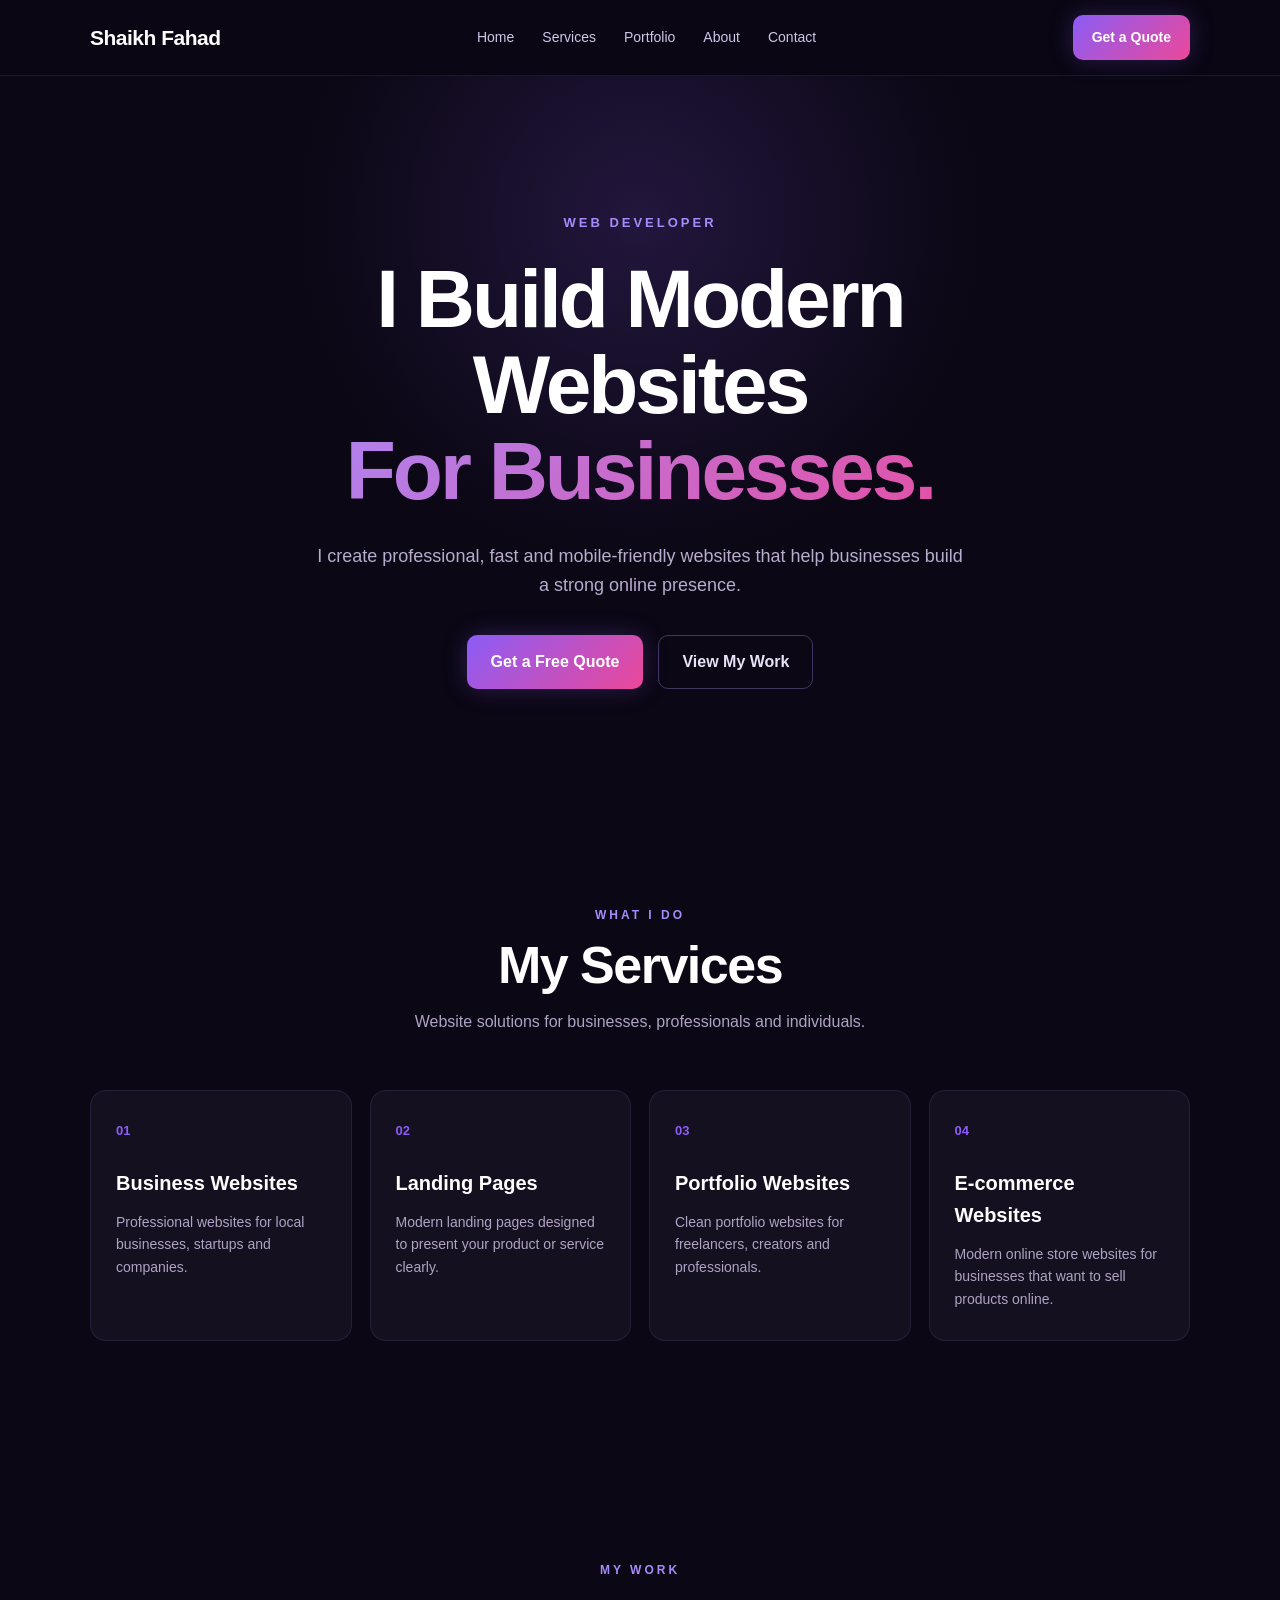
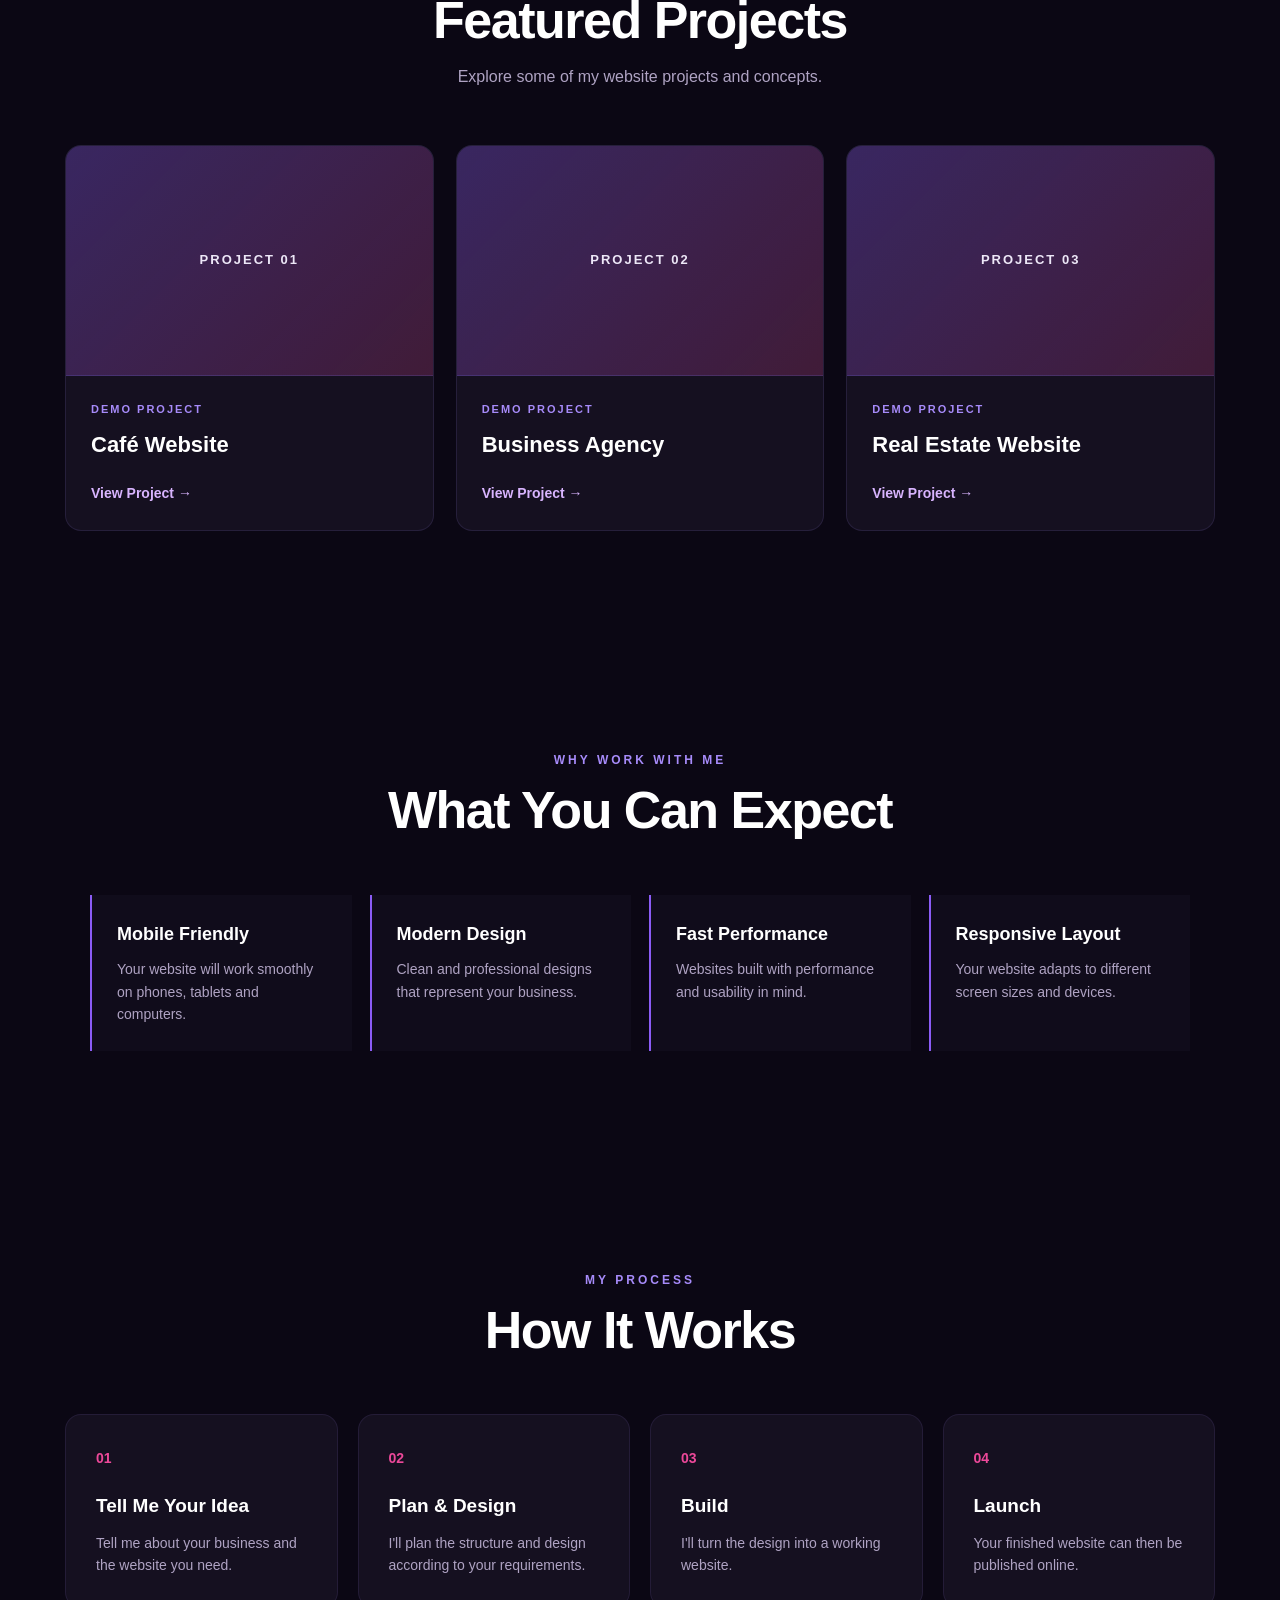
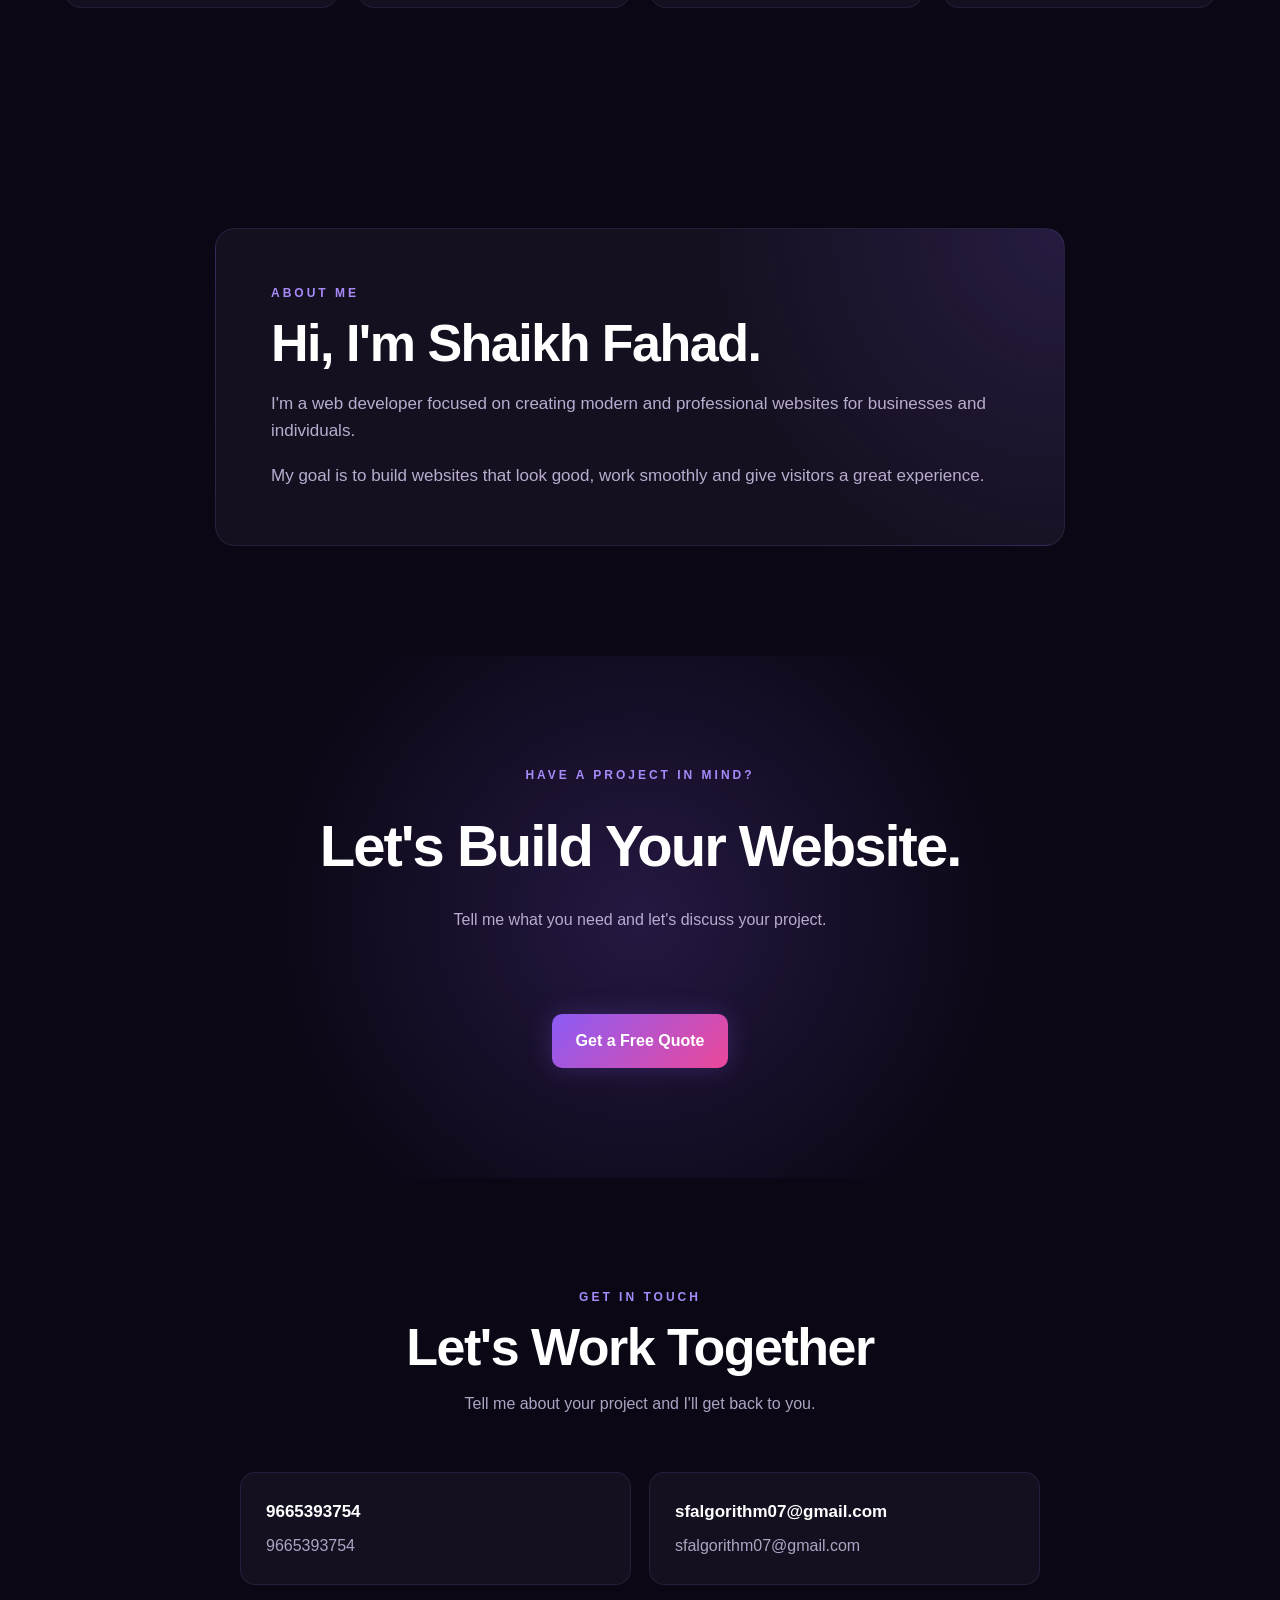
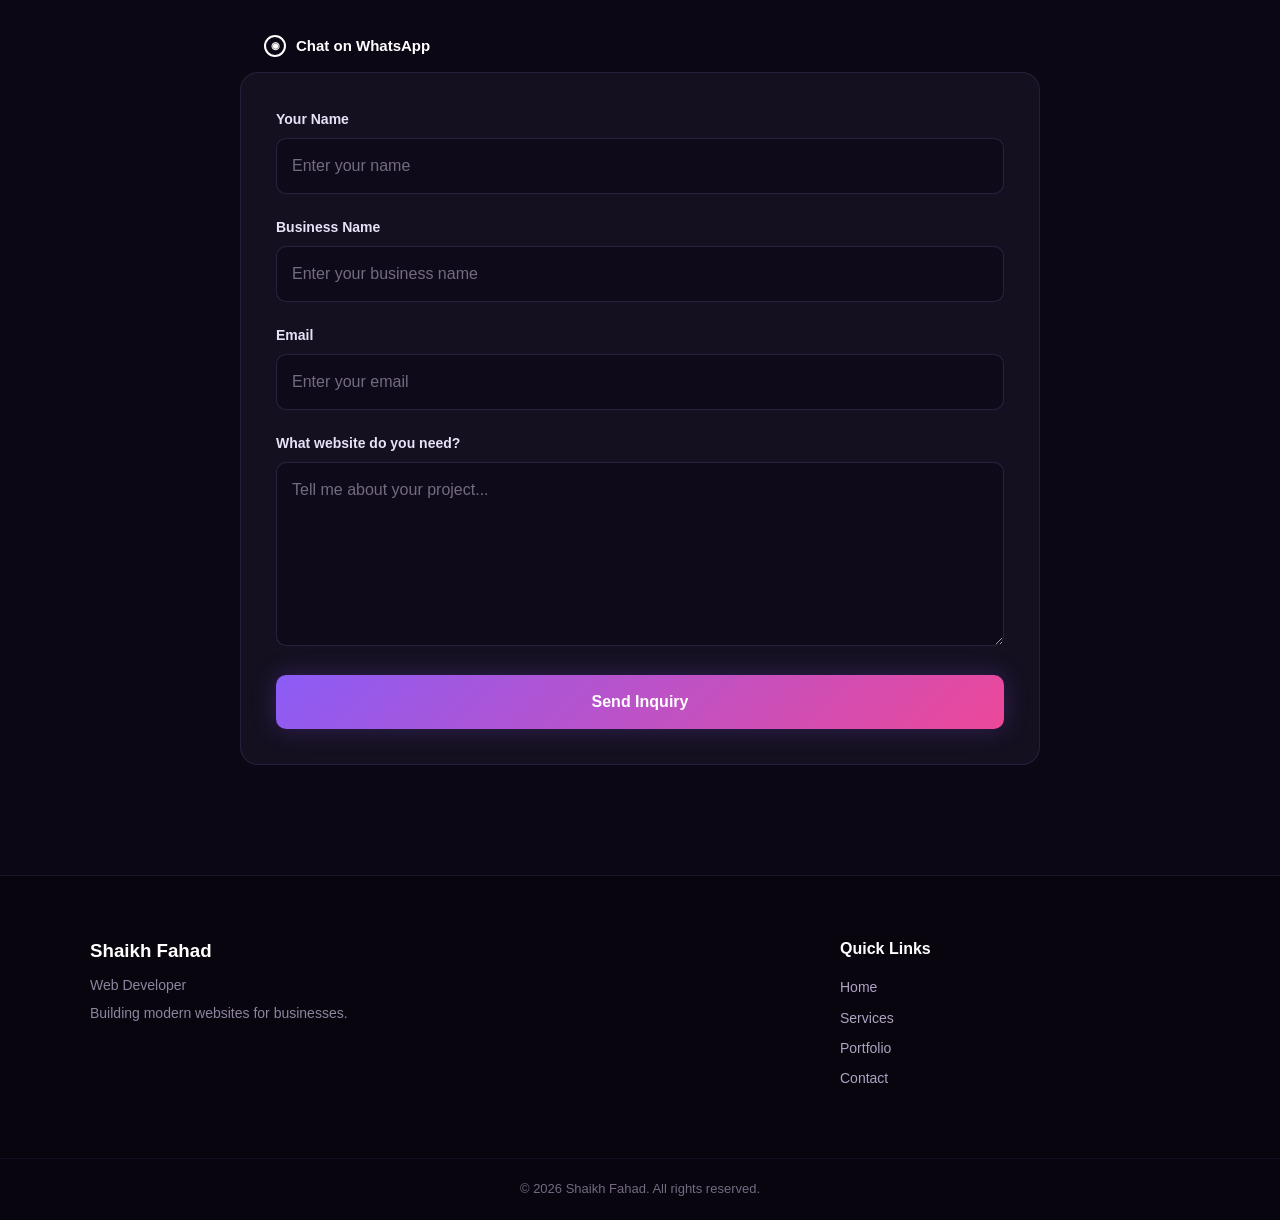
<file: index.html>
<!DOCTYPE html>
<html lang="en">
<head> <link rel="icon" type="image/png" href="favicon.png">
    <meta charset="UTF-8">

    <meta name="viewport" content="width=device-width, initial-scale=1.0">

    <title>Shaikh Fahad | Web Developer</title>

    <meta name="description"
        content="Shaikh Fahad builds modern, responsive and professional websites for businesses.">

    <link rel="stylesheet" href="style.css">
</head>

<body>

    <!-- ================= NAVBAR ================= -->
    <header class="header">
        <nav class="navbar">

            <a href="#home" class="logo">
                Shaikh Fahad
            </a>

            <div class="nav-links">
                <a href="#home">Home</a>
                <a href="#services">Services</a>
                <a href="#portfolio">Portfolio</a>
                <a href="#about">About</a>
                <a href="#contact">Contact</a>
            </div>

            <a href="#contact" class="nav-button">
                Get a Quote
            </a>

        </nav>
    </header>


    <!-- ================= MAIN ================= -->
    <main>

        <!-- HERO -->
        <section id="home" class="hero">

            <div class="hero-content">

                <p class="hero-label">
                    WEB DEVELOPER
                </p>

                <h1>
                    I Build Modern Websites
                    <span>For Businesses.</span>
                </h1>

                <p class="hero-description">
                    I create professional, fast and mobile-friendly
                    websites that help businesses build a strong
                    online presence.
                </p>

                <div class="hero-buttons">

                    <a href="#contact" class="primary-button">
                        Get a Free Quote
                    </a>

                    <a href="#portfolio" class="secondary-button">
                        View My Work
                    </a>

                </div>

            </div>

        </section>


        <!-- ================= SERVICES ================= -->
        <section id="services" class="section">

            <div class="section-heading">

                <p>WHAT I DO</p>

                <h2>
                    My Services
                </h2>

                <span>
                    Website solutions for businesses, professionals
                    and individuals.
                </span>

            </div>


            <div class="services-grid">

                <article class="service-card">

                    <div class="service-number">
                        01
                    </div>

                    <h3>
                        Business Websites
                    </h3>

                    <p>
                        Professional websites for local businesses,
                        startups and companies.
                    </p>

                </article>


                <article class="service-card">

                    <div class="service-number">
                        02
                    </div>

                    <h3>
                        Landing Pages
                    </h3>

                    <p>
                        Modern landing pages designed to present
                        your product or service clearly.
                    </p>

                </article>


                <article class="service-card">

                    <div class="service-number">
                        03
                    </div>

                    <h3>
                        Portfolio Websites
                    </h3>

                    <p>
                        Clean portfolio websites for freelancers,
                        creators and professionals.
                    </p>

                </article>


                <article class="service-card">

                    <div class="service-number">
                        04
                    </div>

                    <h3>
                        E-commerce Websites
                    </h3>

                    <p>
                        Modern online store websites for businesses
                        that want to sell products online.
                    </p>

                </article>

            </div>

        </section>


        <!-- ================= PORTFOLIO ================= -->
        <section id="portfolio" class="section portfolio-section">

            <div class="section-heading">

                <p>MY WORK</p>

                <h2>
                    Featured Projects
                </h2>

                <span>
                    Explore some of my website projects and concepts.
                </span>

            </div>


            <div class="portfolio-grid">

                <!-- PROJECT 1 -->
                <article class="project-card">

                    <div class="project-image">
                        <span>PROJECT 01</span>
                    </div>

                    <div class="project-content">

                        <p>
                            DEMO PROJECT
                        </p>

                        <h3>
                            Café Website
                        </h3>

                        <a href="projects/project1.html">
                            View Project →
                        </a>

                    </div>

                </article>


                <!-- PROJECT 2 -->
                <article class="project-card">

                    <div class="project-image">
                        <span>PROJECT 02</span>
                    </div>

                    <div class="project-content">

                        <p>
                            DEMO PROJECT
                        </p>

                        <h3>
                            Business Agency
                        </h3>

                        <a href="projects/project2.html">
                            View Project →
                        </a>

                    </div>

                </article>


                <!-- PROJECT 3 -->
                <article class="project-card">

                    <div class="project-image">
                        <span>PROJECT 03</span>
                    </div>

                    <div class="project-content">

                        <p>
                            DEMO PROJECT
                        </p>

                        <h3>
                            Real Estate Website
                        </h3>

                        <a href="projects/project3.html">
                            View Project →
                        </a>

                    </div>

                </article>

            </div>

        </section>


        <!-- ================= WHY CHOOSE ME ================= -->
        <section class="section">

            <div class="section-heading">

                <p>WHY WORK WITH ME</p>

                <h2>
                    What You Can Expect
                </h2>

            </div>


            <div class="features-grid">

                <div class="feature">

                    <h3>
                        Mobile Friendly
                    </h3>

                    <p>
                        Your website will work smoothly on phones,
                        tablets and computers.
                    </p>

                </div>


                <div class="feature">

                    <h3>
                        Modern Design
                    </h3>

                    <p>
                        Clean and professional designs that represent
                        your business.
                    </p>

                </div>


                <div class="feature">

                    <h3>
                        Fast Performance
                    </h3>

                    <p>
                        Websites built with performance and usability
                        in mind.
                    </p>

                </div>


                <div class="feature">

                    <h3>
                        Responsive Layout
                    </h3>

                    <p>
                        Your website adapts to different screen sizes
                        and devices.
                    </p>

                </div>

            </div>

        </section>


        <!-- ================= PROCESS ================= -->
        <section class="section process-section">

            <div class="section-heading">

                <p>MY PROCESS</p>

                <h2>
                    How It Works
                </h2>

            </div>


            <div class="process-grid">

                <div class="process-step">

                    <strong>
                        01
                    </strong>

                    <h3>
                        Tell Me Your Idea
                    </h3>

                    <p>
                        Tell me about your business and the website
                        you need.
                    </p>

                </div>


                <div class="process-step">

                    <strong>
                        02
                    </strong>

                    <h3>
                        Plan & Design
                    </h3>

                    <p>
                        I'll plan the structure and design according
                        to your requirements.
                    </p>

                </div>


                <div class="process-step">

                    <strong>
                        03
                    </strong>

                    <h3>
                        Build
                    </h3>

                    <p>
                        I'll turn the design into a working website.
                    </p>

                </div>


                <div class="process-step">

                    <strong>
                        04
                    </strong>

                    <h3>
                        Launch
                    </h3>

                    <p>
                        Your finished website can then be published
                        online.
                    </p>

                </div>

            </div>

        </section>


        <!-- ================= ABOUT ================= -->
        <section id="about" class="section about-section">

            <div class="about-content">

                <p class="section-label">
                    ABOUT ME
                </p>

                <h2>
                    Hi, I'm Shaikh Fahad.
                </h2>

                <p>
                    I'm a web developer focused on creating modern
                    and professional websites for businesses and
                    individuals.
                </p>

                <p>
                    My goal is to build websites that look good,
                    work smoothly and give visitors a great experience.
                </p>

            </div>

        </section>


        <!-- ================= CTA ================= -->
        <section class="cta-section">

            <div>

                <p>
                    HAVE A PROJECT IN MIND?
                </p>

                <h2>
                    Let's Build Your Website.
                </h2>

                <span>
                    Tell me what you need and let's discuss your project.
                </span>

                <br><br>

                <a href="#contact" class="primary-button">
                    Get a Free Quote
                </a>

            </div>

        </section>


        <!-- ================= CONTACT ================= -->
        <section id="contact" class="section contact-section">

            <div class="section-heading">

                <p>GET IN TOUCH</p>

                <h2>
                    Let's Work Together
                </h2>

                <span>
                    Tell me about your project and I'll get back to you.
                </span>

            </div>


            <!-- REAL CONTACT DETAILS WILL BE ADDED HERE LATER -->

            <div class="contact-details">

                <div class="contact-item">

                    <h3>
                        9665393754
                    </h3>

                    <p>
                        9665393754
                    </p>

                </div>


                <div class="contact-item">

                    <h3>
                        sfalgorithm07@gmail.com
                    </h3>

                    <p>
                        sfalgorithm07@gmail.com
                    </p>

                </div>

            </div>

<div class="whatsapp-button">
    <a href="https://wa.me/9665393754" target="_blank">
        <span class="whatsapp-icon">◉</span>
        Chat on WhatsApp
    </a>
</div>
            <!-- CONTACT FORM -->
            <form class="contact-form" id="contactForm"
      action="https://formsubmit.co/sfalgorithm07@gmail.com"
      method="POST">
      <input type="hidden" name="_subject" value="New Website Inquiry - Shaikh Fahad">
<input type="hidden" name="_template" value="table">

                <label for="name">
                    Your Name
                </label>

                <input
                    type="text"
                    id="name"
                    name="name"
                    placeholder="Enter your name"
                    required
                >


                <label for="business">
                    Business Name
                </label>

                <input
                    type="text"
                    id="business"
                    name="business"
                    placeholder="Enter your business name"
                >


                <label for="email">
                    Email
                </label>

                <input
                    type="email"
                    id="email"
                    name="email"
                    placeholder="Enter your email"
                    required
                >


                <label for="message">
                    What website do you need?
                </label>

                <textarea
                    id="message"
                    name="message"
                    rows="6"
                    placeholder="Tell me about your project..."
                    required
                ></textarea>


                <button
                    type="submit"
                    class="primary-button"
                >
                    Send Inquiry
                </button>

            </form>

        </section>

    </main>


    <!-- ================= FOOTER ================= -->
    <footer>

        <div class="footer-content">

            <div>

                <h3>
                    Shaikh Fahad
                </h3>

                <p>
                    Web Developer
                </p>

                <p>
                    Building modern websites for businesses.
                </p>

            </div>


            <div>

                <h4>
                    Quick Links
                </h4>

                <a href="#home">
                    Home
                </a>

                <a href="#services">
                    Services
                </a>

                <a href="#portfolio">
                    Portfolio
                </a>

                <a href="#contact">
                    Contact
                </a>

            </div>

        </div>


        <div class="footer-bottom">

            <p>
                © 2026 Shaikh Fahad. All rights reserved.
            </p>

        </div>

    </footer>


    <script src="script.js"></script>

</body>
</html>
</file>
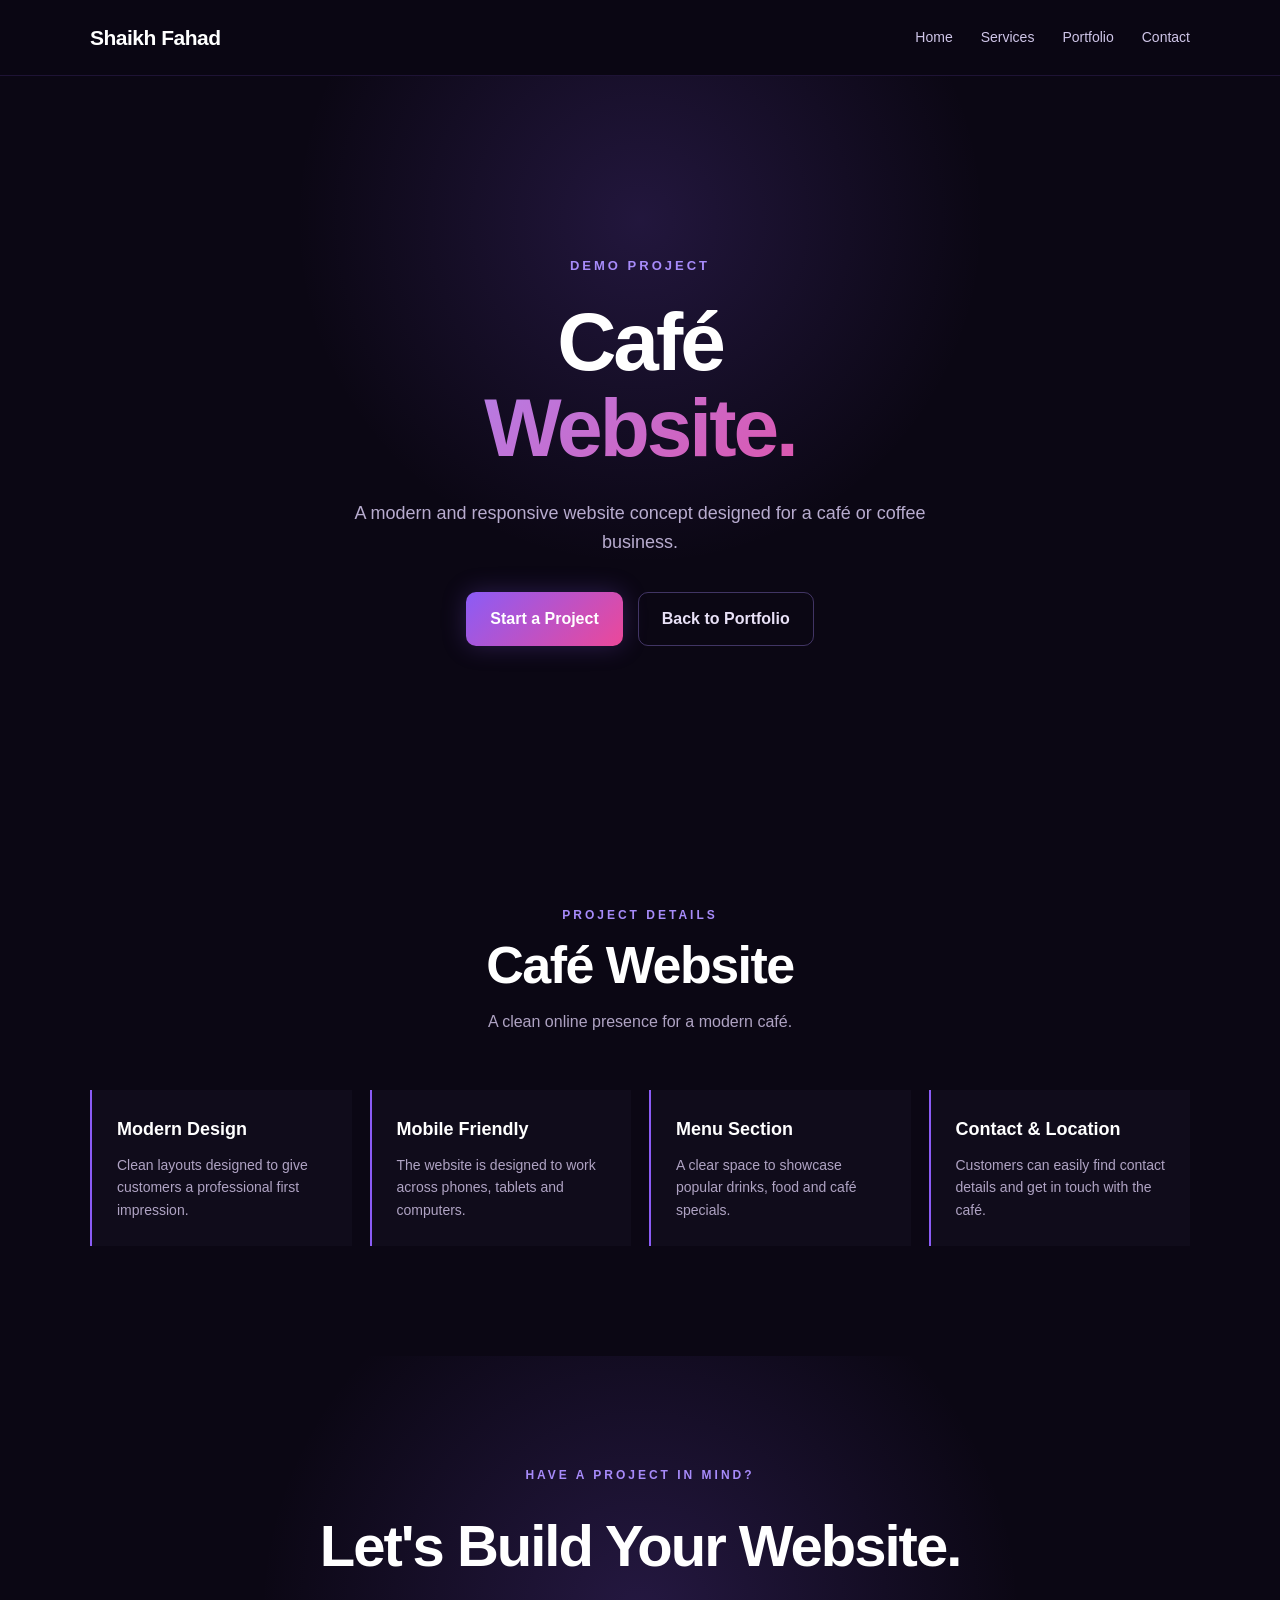
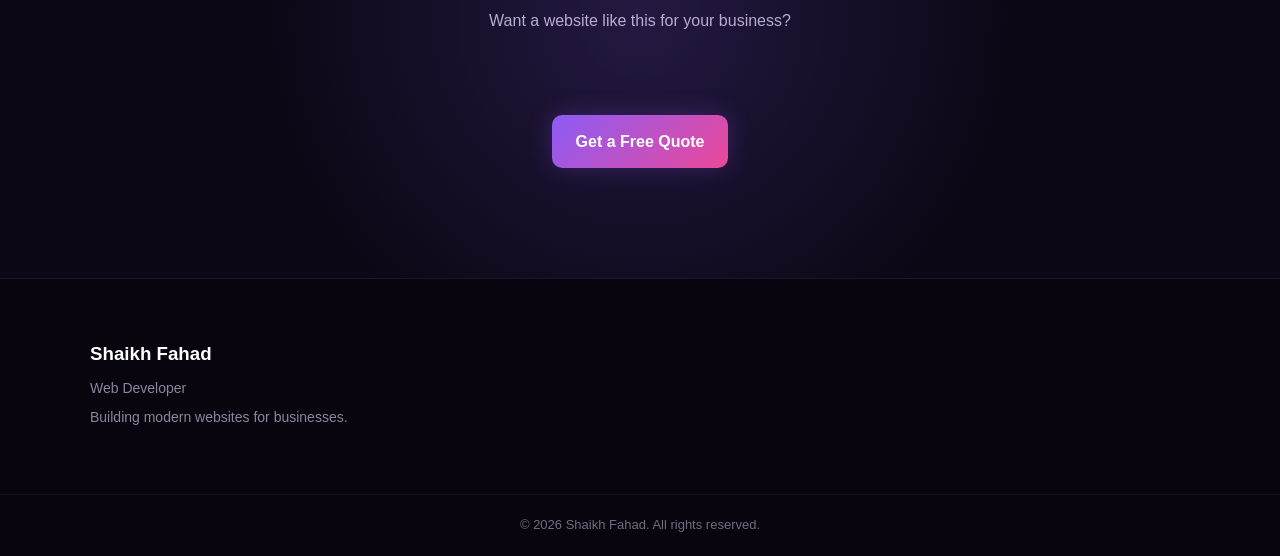
<file: project1.html>
<!DOCTYPE html>
<html lang="en">
<head>
    <meta charset="UTF-8">
    <meta name="viewport" content="width=device-width, initial-scale=1.0">
    <title>Café Website | Shaikh Fahad</title>
    <link rel="stylesheet" href="../style.css">
</head>

<body>

<header class="header">
    <nav class="navbar">
        <a href="../index.html" class="logo">Shaikh Fahad</a>

        <div class="nav-links">
            <a href="../index.html">Home</a>
            <a href="../index.html#services">Services</a>
            <a href="../index.html#portfolio">Portfolio</a>
            <a href="../index.html#contact">Contact</a>
        </div>
    </nav>
</header>

<main>

<section class="hero">
    <div class="hero-content">
        <p class="hero-label">DEMO PROJECT</p>

        <h1>
            Café
            <span>Website.</span>
        </h1>

        <p class="hero-description">
            A modern and responsive website concept designed
            for a café or coffee business.
        </p>

        <div class="hero-buttons">
            <a href="../index.html#contact" class="primary-button">
                Start a Project
            </a>

            <a href="../index.html#portfolio" class="secondary-button">
                Back to Portfolio
            </a>
        </div>
    </div>
</section>

<section class="section">
    <div class="section-heading">
        <p>PROJECT DETAILS</p>
        <h2>Café Website</h2>
        <span>
            A clean online presence for a modern café.
        </span>
    </div>

    <div class="features-grid">

        <div class="feature">
            <h3>Modern Design</h3>
            <p>
                Clean layouts designed to give customers
                a professional first impression.
            </p>
        </div>

        <div class="feature">
            <h3>Mobile Friendly</h3>
            <p>
                The website is designed to work across
                phones, tablets and computers.
            </p>
        </div>

        <div class="feature">
            <h3>Menu Section</h3>
            <p>
                A clear space to showcase popular drinks,
                food and café specials.
            </p>
        </div>

        <div class="feature">
            <h3>Contact & Location</h3>
            <p>
                Customers can easily find contact details
                and get in touch with the café.
            </p>
        </div>

    </div>
</section>

<section class="cta-section">
    <div>
        <p>HAVE A PROJECT IN MIND?</p>

        <h2>Let's Build Your Website.</h2>

        <span>
            Want a website like this for your business?
        </span>

        <br><br>

        <a href="../index.html#contact" class="primary-button">
            Get a Free Quote
        </a>
    </div>
</section>

</main>

<footer>
    <div class="footer-content">
        <div>
            <h3>Shaikh Fahad</h3>
            <p>Web Developer</p>
            <p>Building modern websites for businesses.</p>
        </div>
    </div>

    <div class="footer-bottom">
        <p>© 2026 Shaikh Fahad. All rights reserved.</p>
    </div>
</footer>

</body>
</html>
</file>
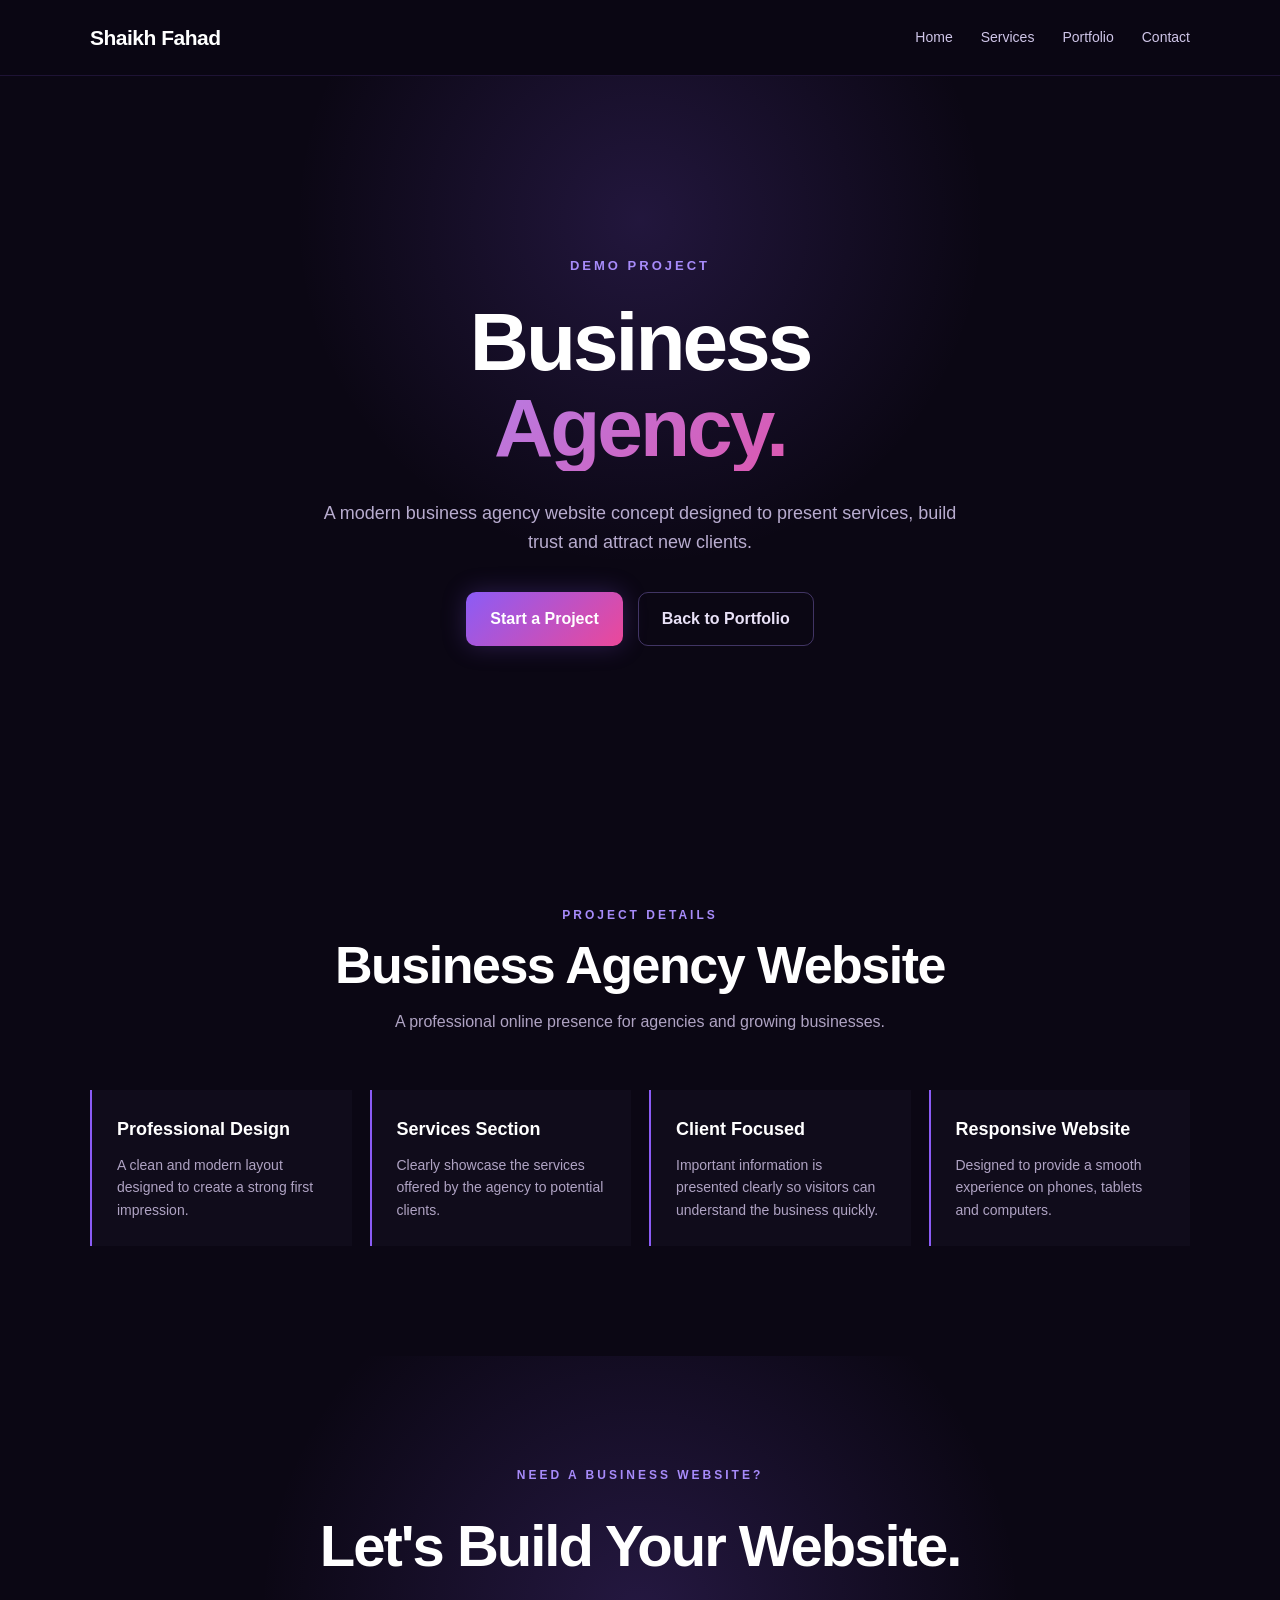
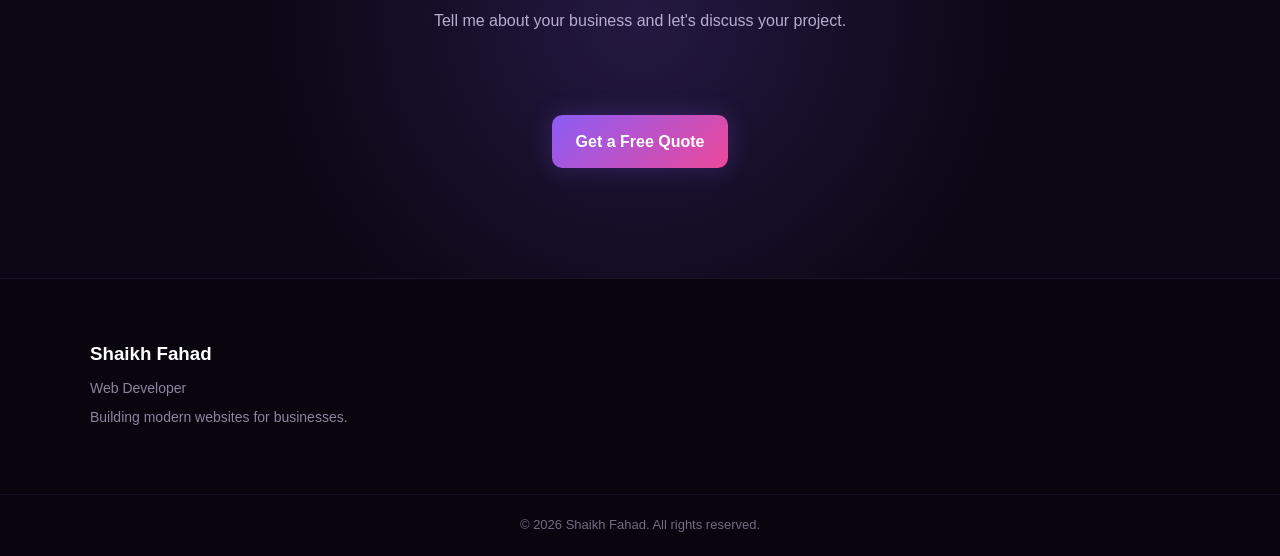
<file: project2.html>
<!DOCTYPE html>
<html lang="en">
<head>
    <meta charset="UTF-8">
    <meta name="viewport" content="width=device-width, initial-scale=1.0">

    <title>Business Agency | Shaikh Fahad</title>

    <link rel="stylesheet" href="../style.css">
</head>

<body>

<header class="header">
    <nav class="navbar">

        <a href="../index.html" class="logo">
            Shaikh Fahad
        </a>

        <div class="nav-links">
            <a href="../index.html">Home</a>
            <a href="../index.html#services">Services</a>
            <a href="../index.html#portfolio">Portfolio</a>
            <a href="../index.html#contact">Contact</a>
        </div>

    </nav>
</header>


<main>

    <!-- HERO -->

    <section class="hero">

        <div class="hero-content">

            <p class="hero-label">
                DEMO PROJECT
            </p>

            <h1>
                Business
                <span>Agency.</span>
            </h1>

            <p class="hero-description">
                A modern business agency website concept
                designed to present services, build trust
                and attract new clients.
            </p>

            <div class="hero-buttons">

                <a href="../index.html#contact"
                   class="primary-button">
                    Start a Project
                </a>

                <a href="../index.html#portfolio"
                   class="secondary-button">
                    Back to Portfolio
                </a>

            </div>

        </div>

    </section>


    <!-- PROJECT DETAILS -->

    <section class="section">

        <div class="section-heading">

            <p>
                PROJECT DETAILS
            </p>

            <h2>
                Business Agency Website
            </h2>

            <span>
                A professional online presence for
                agencies and growing businesses.
            </span>

        </div>


        <div class="features-grid">

            <div class="feature">

                <h3>
                    Professional Design
                </h3>

                <p>
                    A clean and modern layout designed
                    to create a strong first impression.
                </p>

            </div>


            <div class="feature">

                <h3>
                    Services Section
                </h3>

                <p>
                    Clearly showcase the services offered
                    by the agency to potential clients.
                </p>

            </div>


            <div class="feature">

                <h3>
                    Client Focused
                </h3>

                <p>
                    Important information is presented
                    clearly so visitors can understand
                    the business quickly.
                </p>

            </div>


            <div class="feature">

                <h3>
                    Responsive Website
                </h3>

                <p>
                    Designed to provide a smooth experience
                    on phones, tablets and computers.
                </p>

            </div>

        </div>

    </section>


    <!-- CTA -->

    <section class="cta-section">

        <div>

            <p>
                NEED A BUSINESS WEBSITE?
            </p>

            <h2>
                Let's Build Your Website.
            </h2>

            <span>
                Tell me about your business and
                let's discuss your project.
            </span>

            <br><br>

            <a href="../index.html#contact"
               class="primary-button">
                Get a Free Quote
            </a>

        </div>

    </section>

</main>


<!-- FOOTER -->

<footer>

    <div class="footer-content">

        <div>

            <h3>
                Shaikh Fahad
            </h3>

            <p>
                Web Developer
            </p>

            <p>
                Building modern websites for businesses.
            </p>

        </div>

    </div>


    <div class="footer-bottom">

        <p>
            © 2026 Shaikh Fahad. All rights reserved.
        </p>

    </div>

</footer>


</body>
</html>
</file>
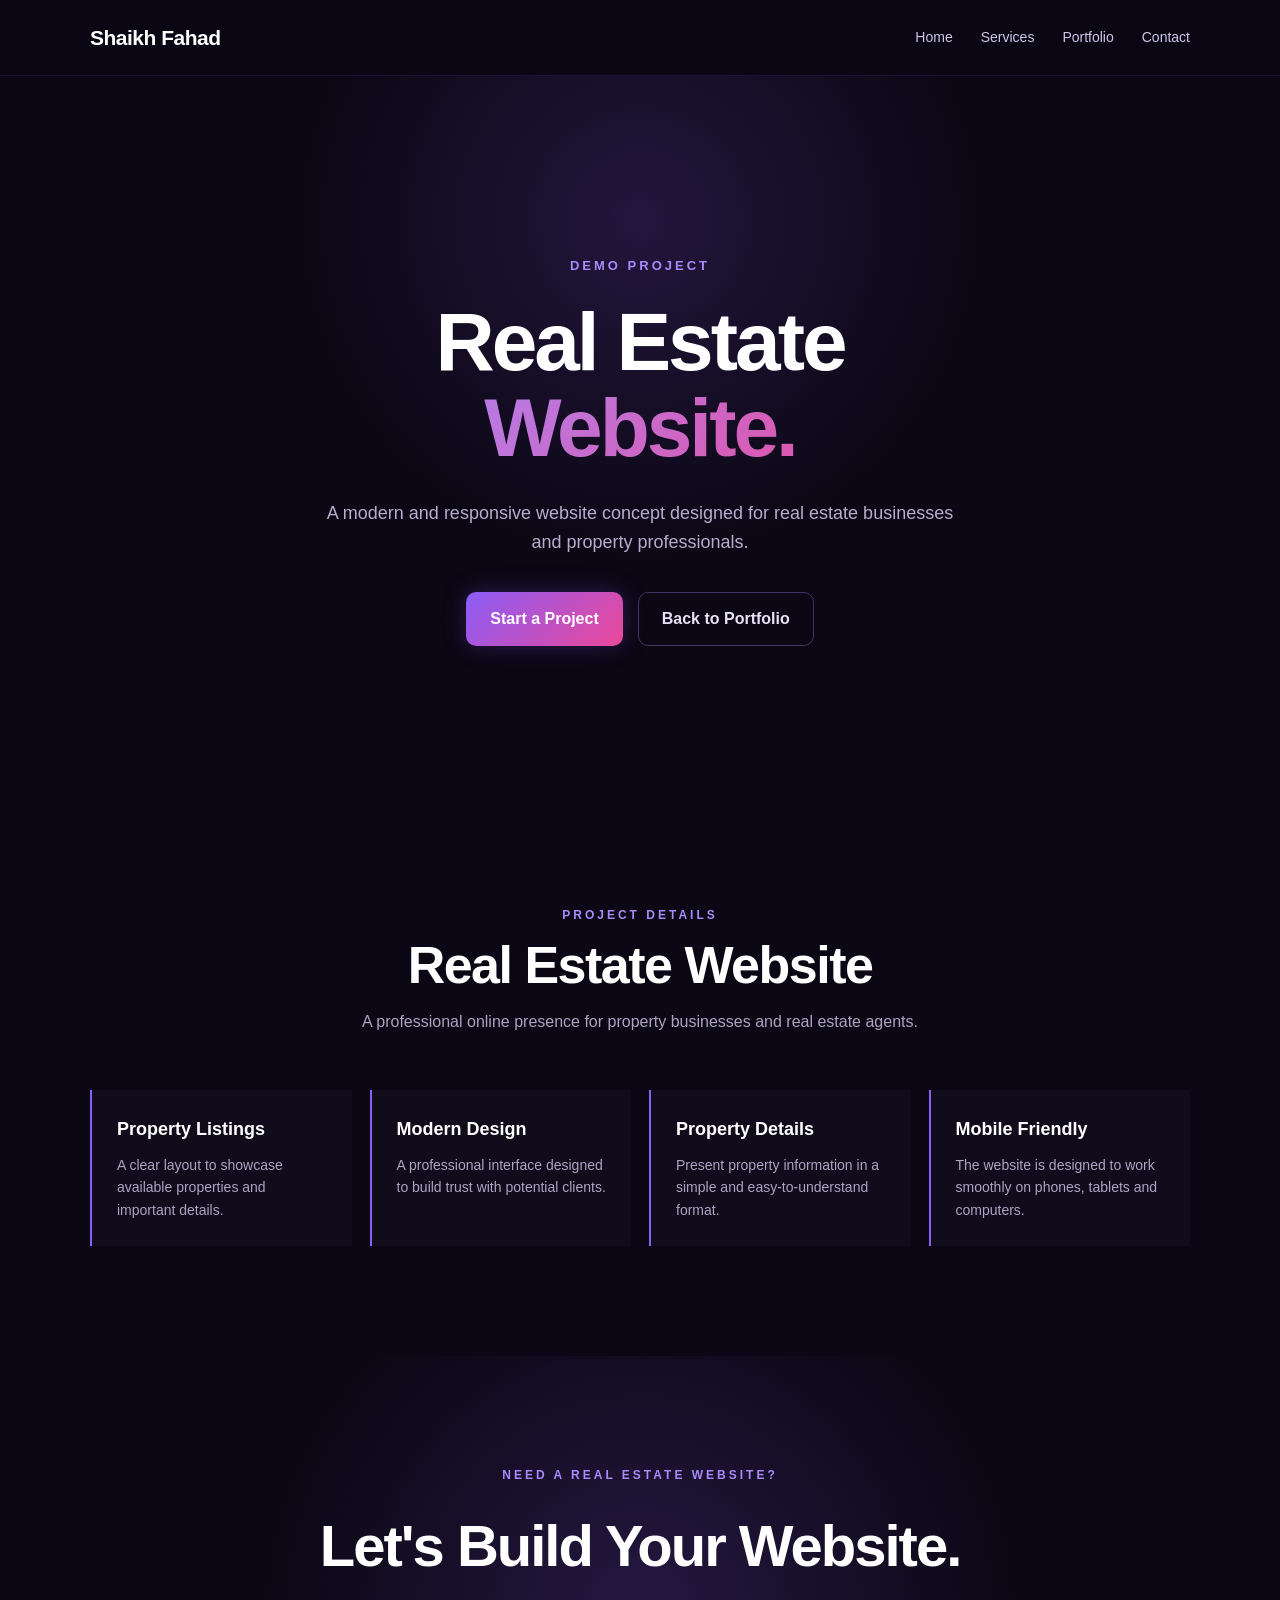
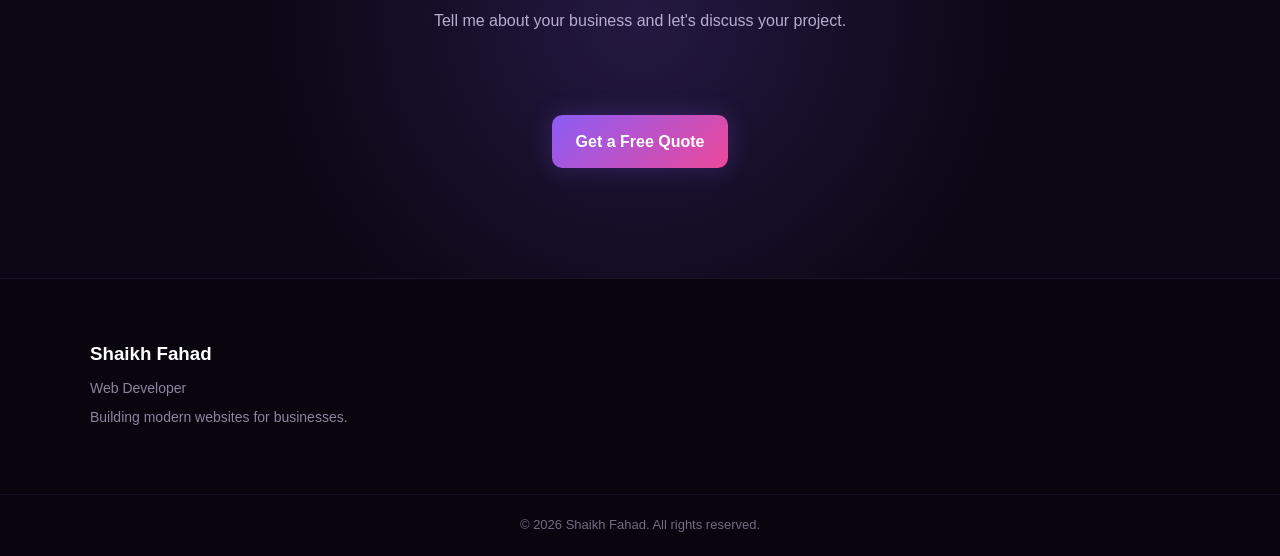
<file: project3.html>
<!DOCTYPE html>
<html lang="en">
<head>
    <meta charset="UTF-8">
    <meta name="viewport" content="width=device-width, initial-scale=1.0">

    <title>Real Estate Website | Shaikh Fahad</title>

    <link rel="stylesheet" href="../style.css">
</head>

<body>

<header class="header">
    <nav class="navbar">

        <a href="../index.html" class="logo">
            Shaikh Fahad
        </a>

        <div class="nav-links">
            <a href="../index.html">Home</a>
            <a href="../index.html#services">Services</a>
            <a href="../index.html#portfolio">Portfolio</a>
            <a href="../index.html#contact">Contact</a>
        </div>

    </nav>
</header>


<main>

    <!-- HERO -->

    <section class="hero">

        <div class="hero-content">

            <p class="hero-label">
                DEMO PROJECT
            </p>

            <h1>
                Real Estate
                <span>Website.</span>
            </h1>

            <p class="hero-description">
                A modern and responsive website concept
                designed for real estate businesses and
                property professionals.
            </p>

            <div class="hero-buttons">

                <a href="../index.html#contact"
                   class="primary-button">
                    Start a Project
                </a>

                <a href="../index.html#portfolio"
                   class="secondary-button">
                    Back to Portfolio
                </a>

            </div>

        </div>

    </section>


    <!-- PROJECT DETAILS -->

    <section class="section">

        <div class="section-heading">

            <p>
                PROJECT DETAILS
            </p>

            <h2>
                Real Estate Website
            </h2>

            <span>
                A professional online presence for
                property businesses and real estate agents.
            </span>

        </div>


        <div class="features-grid">

            <div class="feature">

                <h3>
                    Property Listings
                </h3>

                <p>
                    A clear layout to showcase available
                    properties and important details.
                </p>

            </div>


            <div class="feature">

                <h3>
                    Modern Design
                </h3>

                <p>
                    A professional interface designed to
                    build trust with potential clients.
                </p>

            </div>


            <div class="feature">

                <h3>
                    Property Details
                </h3>

                <p>
                    Present property information in a
                    simple and easy-to-understand format.
                </p>

            </div>


            <div class="feature">

                <h3>
                    Mobile Friendly
                </h3>

                <p>
                    The website is designed to work smoothly
                    on phones, tablets and computers.
                </p>

            </div>

        </div>

    </section>


    <!-- CTA -->

    <section class="cta-section">

        <div>

            <p>
                NEED A REAL ESTATE WEBSITE?
            </p>

            <h2>
                Let's Build Your Website.
            </h2>

            <span>
                Tell me about your business and
                let's discuss your project.
            </span>

            <br><br>

            <a href="../index.html#contact"
               class="primary-button">
                Get a Free Quote
            </a>

        </div>

    </section>

</main>


<!-- FOOTER -->

<footer>

    <div class="footer-content">

        <div>

            <h3>
                Shaikh Fahad
            </h3>

            <p>
                Web Developer
            </p>

            <p>
                Building modern websites for businesses.
            </p>

        </div>

    </div>


    <div class="footer-bottom">

        <p>
            © 2026 Shaikh Fahad. All rights reserved.
        </p>

    </div>

</footer>


</body>
</html>
</file>
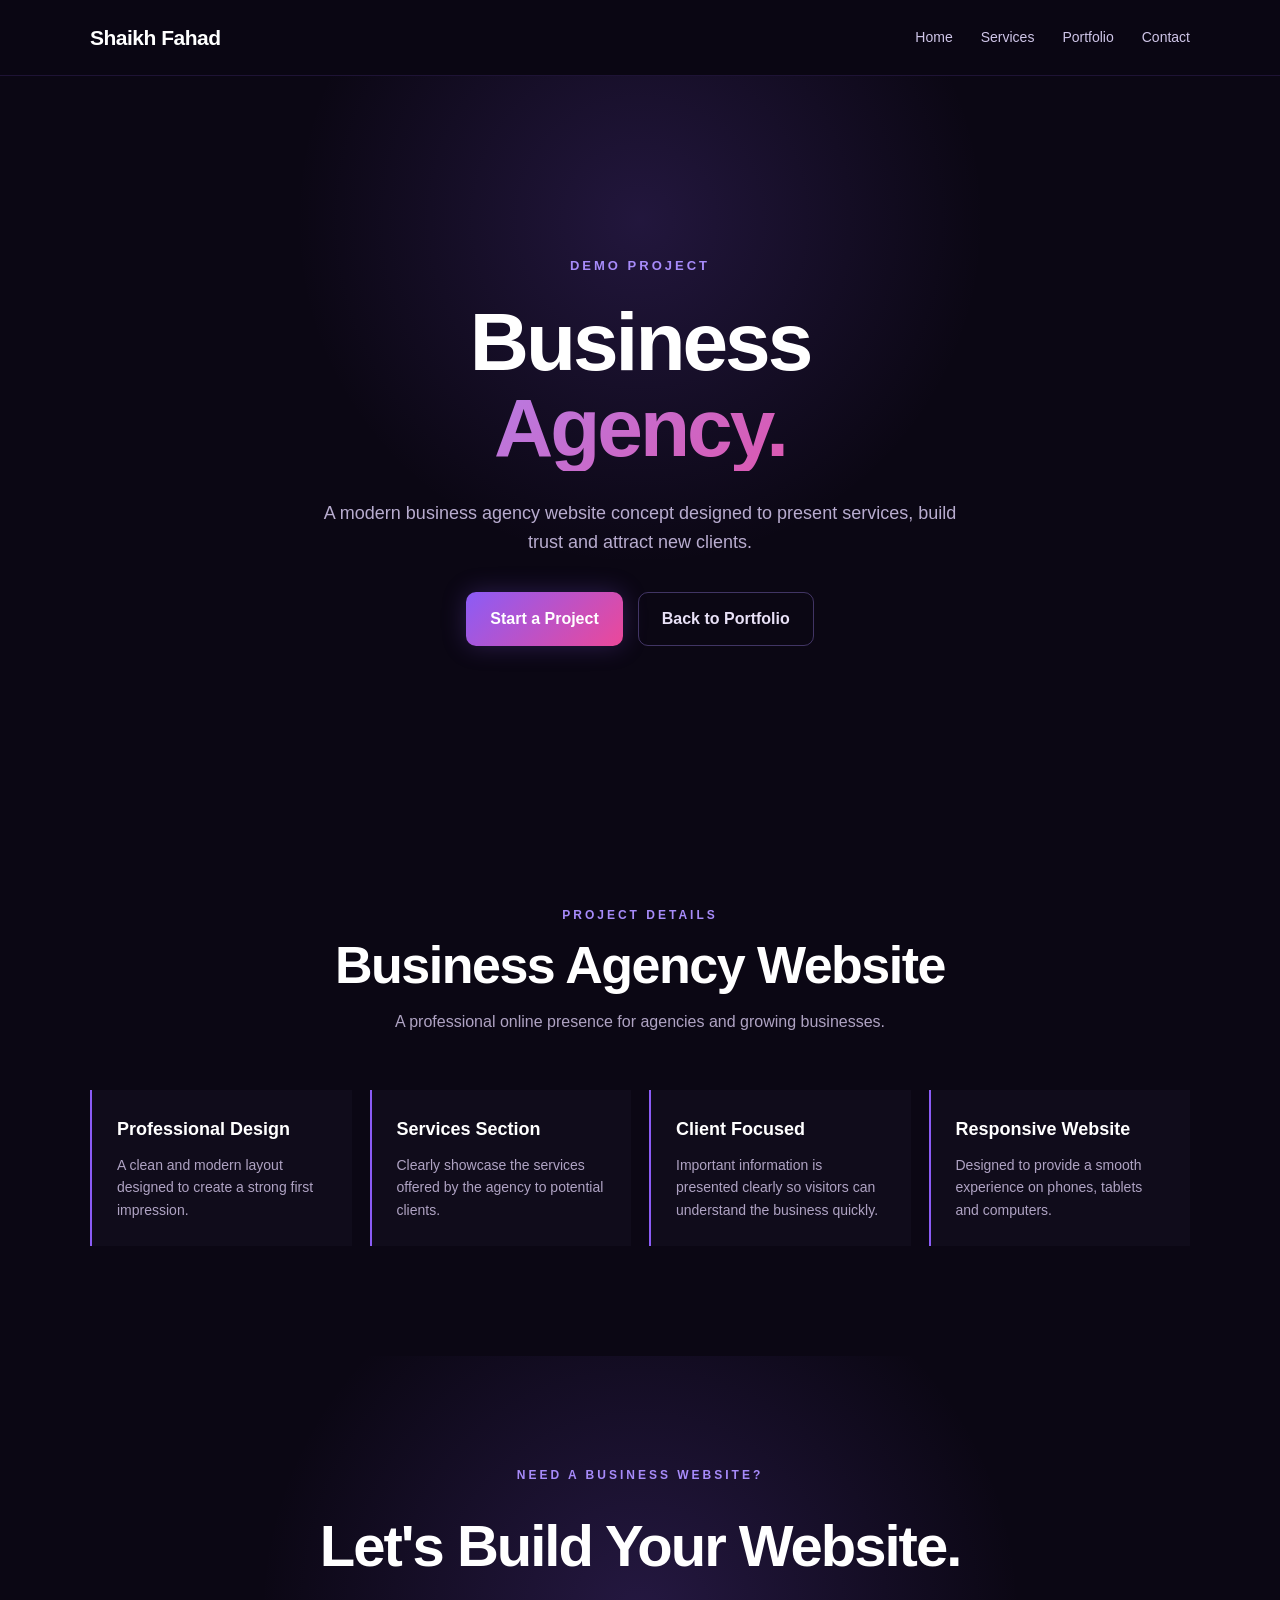
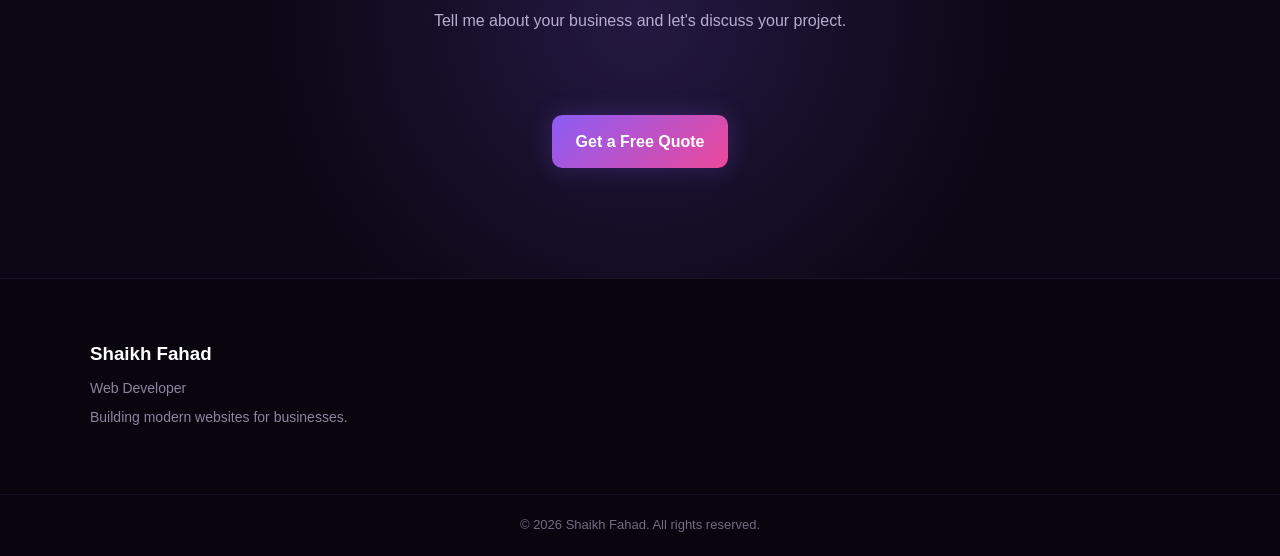
<file: project/project2.html>
<!DOCTYPE html>
<html lang="en">
<head>
    <meta charset="UTF-8">
    <meta name="viewport" content="width=device-width, initial-scale=1.0">

    <title>Business Agency | Shaikh Fahad</title>

    <link rel="stylesheet" href="../style.css">
</head>

<body>

<header class="header">
    <nav class="navbar">

        <a href="../index.html" class="logo">
            Shaikh Fahad
        </a>

        <div class="nav-links">
            <a href="../index.html">Home</a>
            <a href="../index.html#services">Services</a>
            <a href="../index.html#portfolio">Portfolio</a>
            <a href="../index.html#contact">Contact</a>
        </div>

    </nav>
</header>


<main>

    <!-- HERO -->

    <section class="hero">

        <div class="hero-content">

            <p class="hero-label">
                DEMO PROJECT
            </p>

            <h1>
                Business
                <span>Agency.</span>
            </h1>

            <p class="hero-description">
                A modern business agency website concept
                designed to present services, build trust
                and attract new clients.
            </p>

            <div class="hero-buttons">

                <a href="../index.html#contact"
                   class="primary-button">
                    Start a Project
                </a>

                <a href="../index.html#portfolio"
                   class="secondary-button">
                    Back to Portfolio
                </a>

            </div>

        </div>

    </section>


    <!-- PROJECT DETAILS -->

    <section class="section">

        <div class="section-heading">

            <p>
                PROJECT DETAILS
            </p>

            <h2>
                Business Agency Website
            </h2>

            <span>
                A professional online presence for
                agencies and growing businesses.
            </span>

        </div>


        <div class="features-grid">

            <div class="feature">

                <h3>
                    Professional Design
                </h3>

                <p>
                    A clean and modern layout designed
                    to create a strong first impression.
                </p>

            </div>


            <div class="feature">

                <h3>
                    Services Section
                </h3>

                <p>
                    Clearly showcase the services offered
                    by the agency to potential clients.
                </p>

            </div>


            <div class="feature">

                <h3>
                    Client Focused
                </h3>

                <p>
                    Important information is presented
                    clearly so visitors can understand
                    the business quickly.
                </p>

            </div>


            <div class="feature">

                <h3>
                    Responsive Website
                </h3>

                <p>
                    Designed to provide a smooth experience
                    on phones, tablets and computers.
                </p>

            </div>

        </div>

    </section>


    <!-- CTA -->

    <section class="cta-section">

        <div>

            <p>
                NEED A BUSINESS WEBSITE?
            </p>

            <h2>
                Let's Build Your Website.
            </h2>

            <span>
                Tell me about your business and
                let's discuss your project.
            </span>

            <br><br>

            <a href="../index.html#contact"
               class="primary-button">
                Get a Free Quote
            </a>

        </div>

    </section>

</main>


<!-- FOOTER -->

<footer>

    <div class="footer-content">

        <div>

            <h3>
                Shaikh Fahad
            </h3>

            <p>
                Web Developer
            </p>

            <p>
                Building modern websites for businesses.
            </p>

        </div>

    </div>


    <div class="footer-bottom">

        <p>
            © 2026 Shaikh Fahad. All rights reserved.
        </p>

    </div>

</footer>


</body>
</html>
</file>
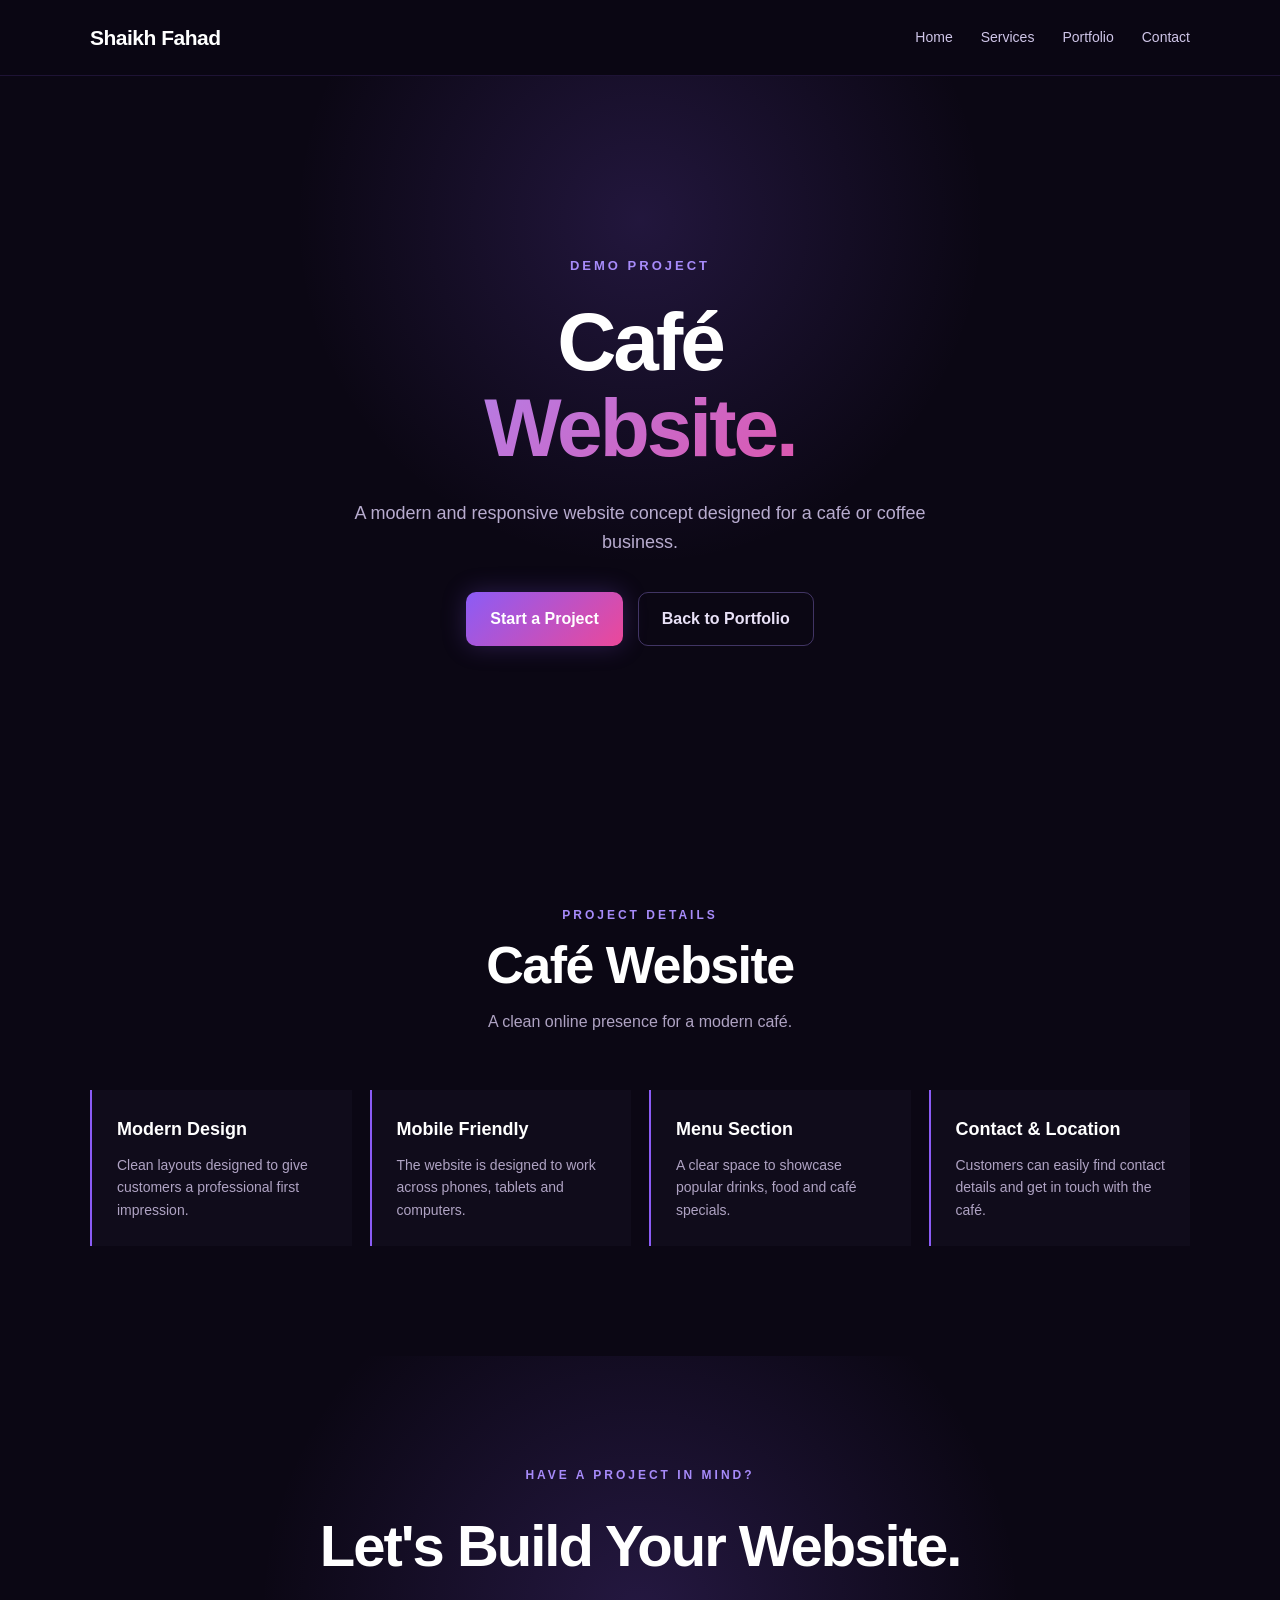
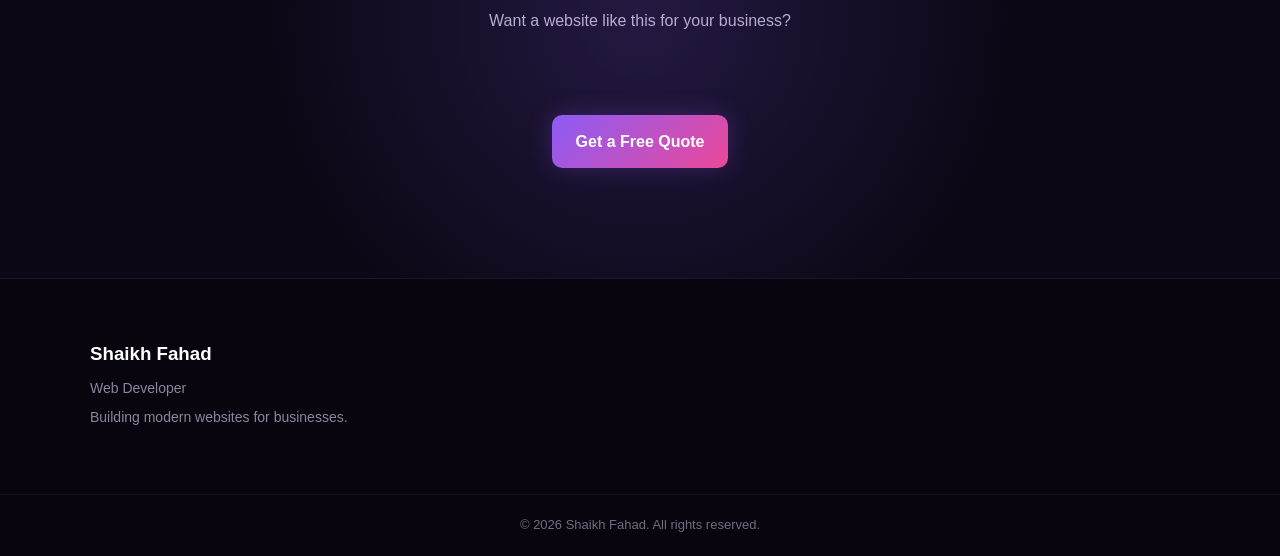
<file: projects/project1.html>
<!DOCTYPE html>
<html lang="en">
<head>
    <meta charset="UTF-8">
    <meta name="viewport" content="width=device-width, initial-scale=1.0">
    <title>Café Website | Shaikh Fahad</title>
    <link rel="stylesheet" href="../style.css">
</head>

<body>

<header class="header">
    <nav class="navbar">
        <a href="../index.html" class="logo">Shaikh Fahad</a>

        <div class="nav-links">
            <a href="../index.html">Home</a>
            <a href="../index.html#services">Services</a>
            <a href="../index.html#portfolio">Portfolio</a>
            <a href="../index.html#contact">Contact</a>
        </div>
    </nav>
</header>

<main>

<section class="hero">
    <div class="hero-content">
        <p class="hero-label">DEMO PROJECT</p>

        <h1>
            Café
            <span>Website.</span>
        </h1>

        <p class="hero-description">
            A modern and responsive website concept designed
            for a café or coffee business.
        </p>

        <div class="hero-buttons">
            <a href="../index.html#contact" class="primary-button">
                Start a Project
            </a>

            <a href="../index.html#portfolio" class="secondary-button">
                Back to Portfolio
            </a>
        </div>
    </div>
</section>

<section class="section">
    <div class="section-heading">
        <p>PROJECT DETAILS</p>
        <h2>Café Website</h2>
        <span>
            A clean online presence for a modern café.
        </span>
    </div>

    <div class="features-grid">

        <div class="feature">
            <h3>Modern Design</h3>
            <p>
                Clean layouts designed to give customers
                a professional first impression.
            </p>
        </div>

        <div class="feature">
            <h3>Mobile Friendly</h3>
            <p>
                The website is designed to work across
                phones, tablets and computers.
            </p>
        </div>

        <div class="feature">
            <h3>Menu Section</h3>
            <p>
                A clear space to showcase popular drinks,
                food and café specials.
            </p>
        </div>

        <div class="feature">
            <h3>Contact & Location</h3>
            <p>
                Customers can easily find contact details
                and get in touch with the café.
            </p>
        </div>

    </div>
</section>

<section class="cta-section">
    <div>
        <p>HAVE A PROJECT IN MIND?</p>

        <h2>Let's Build Your Website.</h2>

        <span>
            Want a website like this for your business?
        </span>

        <br><br>

        <a href="../index.html#contact" class="primary-button">
            Get a Free Quote
        </a>
    </div>
</section>

</main>

<footer>
    <div class="footer-content">
        <div>
            <h3>Shaikh Fahad</h3>
            <p>Web Developer</p>
            <p>Building modern websites for businesses.</p>
        </div>
    </div>

    <div class="footer-bottom">
        <p>© 2026 Shaikh Fahad. All rights reserved.</p>
    </div>
</footer>

</body>
</html>
</file>
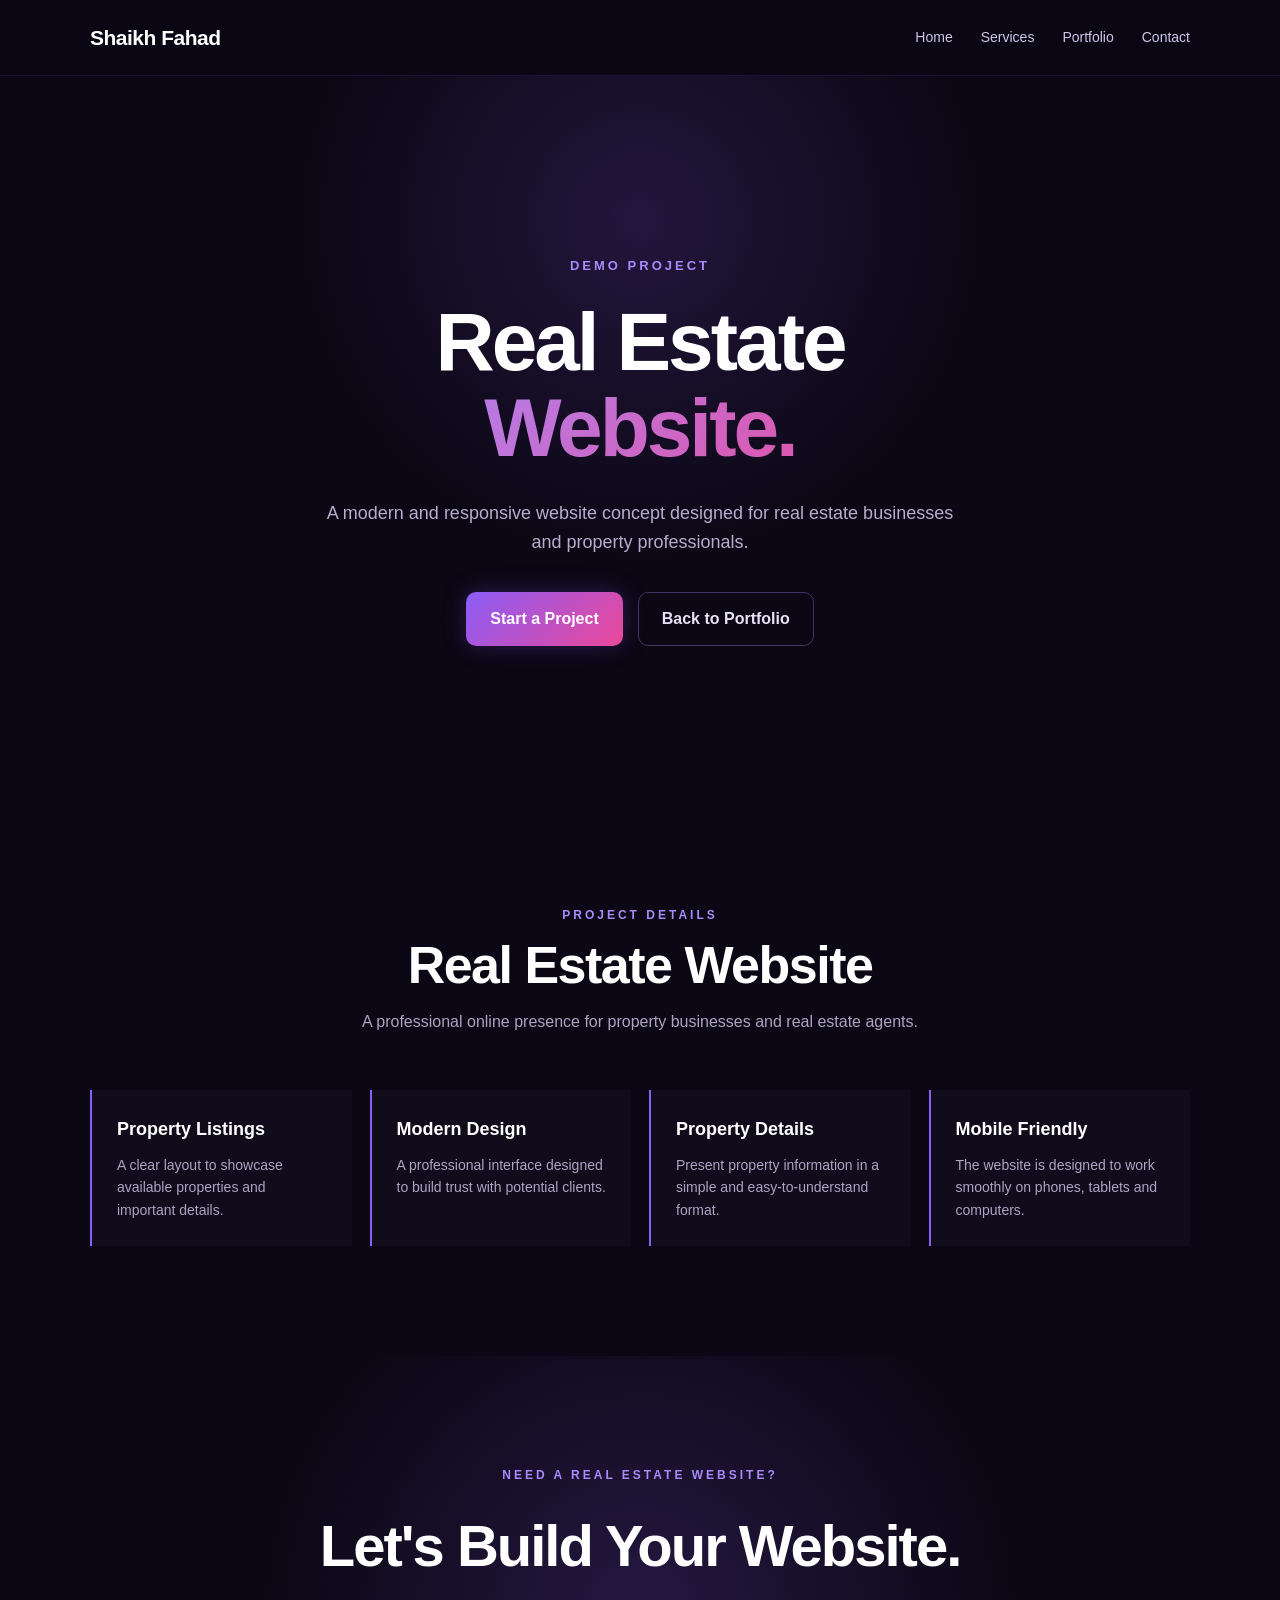
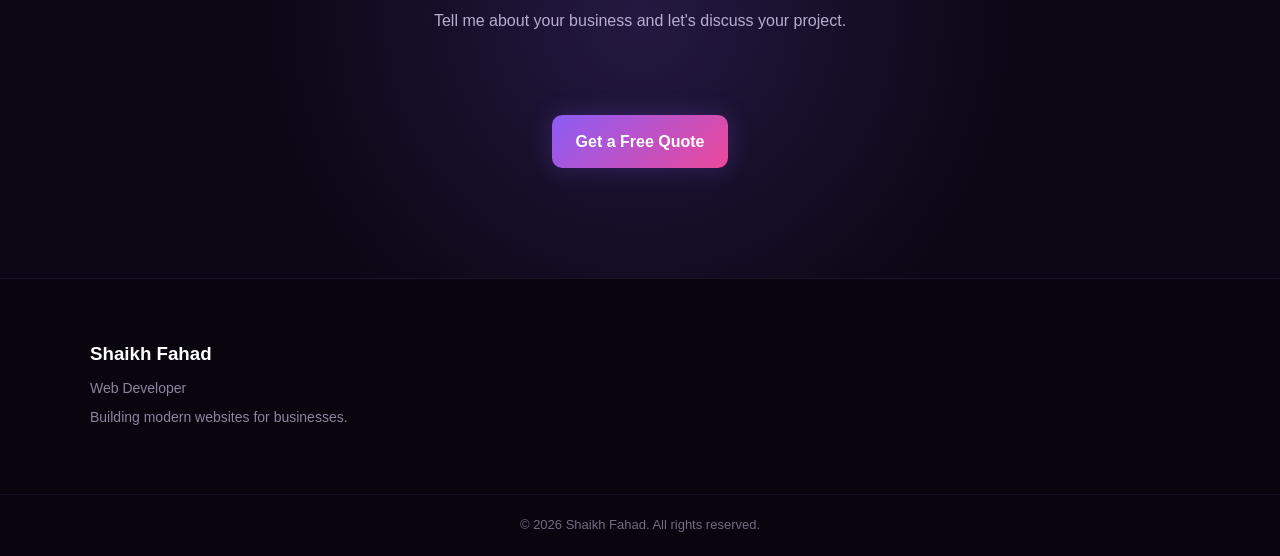
<file: projects/project3.html>
<!DOCTYPE html>
<html lang="en">
<head>
    <meta charset="UTF-8">
    <meta name="viewport" content="width=device-width, initial-scale=1.0">

    <title>Real Estate Website | Shaikh Fahad</title>

    <link rel="stylesheet" href="../style.css">
</head>

<body>

<header class="header">
    <nav class="navbar">

        <a href="../index.html" class="logo">
            Shaikh Fahad
        </a>

        <div class="nav-links">
            <a href="../index.html">Home</a>
            <a href="../index.html#services">Services</a>
            <a href="../index.html#portfolio">Portfolio</a>
            <a href="../index.html#contact">Contact</a>
        </div>

    </nav>
</header>


<main>

    <!-- HERO -->

    <section class="hero">

        <div class="hero-content">

            <p class="hero-label">
                DEMO PROJECT
            </p>

            <h1>
                Real Estate
                <span>Website.</span>
            </h1>

            <p class="hero-description">
                A modern and responsive website concept
                designed for real estate businesses and
                property professionals.
            </p>

            <div class="hero-buttons">

                <a href="../index.html#contact"
                   class="primary-button">
                    Start a Project
                </a>

                <a href="../index.html#portfolio"
                   class="secondary-button">
                    Back to Portfolio
                </a>

            </div>

        </div>

    </section>


    <!-- PROJECT DETAILS -->

    <section class="section">

        <div class="section-heading">

            <p>
                PROJECT DETAILS
            </p>

            <h2>
                Real Estate Website
            </h2>

            <span>
                A professional online presence for
                property businesses and real estate agents.
            </span>

        </div>


        <div class="features-grid">

            <div class="feature">

                <h3>
                    Property Listings
                </h3>

                <p>
                    A clear layout to showcase available
                    properties and important details.
                </p>

            </div>


            <div class="feature">

                <h3>
                    Modern Design
                </h3>

                <p>
                    A professional interface designed to
                    build trust with potential clients.
                </p>

            </div>


            <div class="feature">

                <h3>
                    Property Details
                </h3>

                <p>
                    Present property information in a
                    simple and easy-to-understand format.
                </p>

            </div>


            <div class="feature">

                <h3>
                    Mobile Friendly
                </h3>

                <p>
                    The website is designed to work smoothly
                    on phones, tablets and computers.
                </p>

            </div>

        </div>

    </section>


    <!-- CTA -->

    <section class="cta-section">

        <div>

            <p>
                NEED A REAL ESTATE WEBSITE?
            </p>

            <h2>
                Let's Build Your Website.
            </h2>

            <span>
                Tell me about your business and
                let's discuss your project.
            </span>

            <br><br>

            <a href="../index.html#contact"
               class="primary-button">
                Get a Free Quote
            </a>

        </div>

    </section>

</main>


<!-- FOOTER -->

<footer>

    <div class="footer-content">

        <div>

            <h3>
                Shaikh Fahad
            </h3>

            <p>
                Web Developer
            </p>

            <p>
                Building modern websites for businesses.
            </p>

        </div>

    </div>


    <div class="footer-bottom">

        <p>
            © 2026 Shaikh Fahad. All rights reserved.
        </p>

    </div>

</footer>


</body>
</html>
</file>
<file: style.css>
/* =========================
   RESET
========================= */

* {
    margin: 0;
    padding: 0;
    box-sizing: border-box;
}

html {
    scroll-behavior: smooth;
}

body {
    font-family: Arial, Helvetica, sans-serif;
    background: #0B0714;
    color: #ffffff;
    line-height: 1.6;
}

a {
    color: inherit;
    text-decoration: none;
}

button,
input,
textarea {
    font: inherit;
}


/* =========================
   HEADER / NAVBAR
========================= */

.header {
    position: sticky;
    top: 0;
    z-index: 1000;
    background: rgba(11, 7, 20, 0.88);
    backdrop-filter: blur(14px);
    border-bottom: 1px solid rgba(139, 92, 246, 0.15);
}

.navbar {
    max-width: 1150px;
    margin: auto;
    min-height: 75px;
    padding: 0 25px;

    display: flex;
    align-items: center;
    justify-content: space-between;
    gap: 30px;
}

.logo {
    font-size: 21px;
    font-weight: 800;
    letter-spacing: -0.5px;
}

.nav-links {
    display: flex;
    align-items: center;
    gap: 28px;
}

.nav-links a {
    color: #CFC5E8;
    font-size: 14px;
    transition: 0.3s ease;
}

.nav-links a:hover {
    color: #ffffff;
}

.nav-button {
    padding: 11px 19px;
    border-radius: 10px;

    background: linear-gradient(
        135deg,
        #8B5CF6,
        #EC4899
    );

    font-size: 14px;
    font-weight: 700;

    box-shadow: 0 0 25px rgba(139, 92, 246, 0.25);

    transition: 0.3s ease;
}

.nav-button:hover {
    transform: translateY(-2px);
    box-shadow: 0 0 35px rgba(236, 72, 153, 0.3);
}


/* =========================
   HERO
========================= */

.hero {
    min-height: 720px;
    padding: 130px 25px 100px;

    display: flex;
    align-items: center;
    justify-content: center;

    text-align: center;

    background:
        radial-gradient(
            circle at 50% 20%,
            rgba(139, 92, 246, 0.18),
            transparent 40%
        );
}

.hero-content {
    max-width: 850px;
}

.hero-label {
    color: #A78BFA;
    font-size: 13px;
    font-weight: 800;
    letter-spacing: 3px;
    margin-bottom: 22px;
}

.hero h1 {
    font-size: clamp(48px, 7vw, 82px);
    line-height: 1.05;
    letter-spacing: -3px;
    margin-bottom: 28px;
}

.hero h1 span {
    display: block;

    background: linear-gradient(
        135deg,
        #A78BFA,
        #EC4899
    );

    -webkit-background-clip: text;
    background-clip: text;
    color: transparent;
}

.hero-description {
    max-width: 650px;
    margin: 0 auto 35px;

    color: #B8ACCf;
    font-size: 18px;
}

.hero-buttons {
    display: flex;
    justify-content: center;
    align-items: center;
    gap: 15px;
    flex-wrap: wrap;
}


/* =========================
   BUTTONS
========================= */

.primary-button {
    display: inline-block;

    padding: 14px 24px;
    border: none;
    border-radius: 10px;

    background: linear-gradient(
        135deg,
        #8B5CF6,
        #EC4899
    );

    color: #ffffff;
    font-weight: 700;
    cursor: pointer;

    box-shadow: 0 0 25px rgba(139, 92, 246, 0.25);

    transition: 0.3s ease;
}

.primary-button:hover {
    transform: translateY(-3px);
    box-shadow: 0 0 35px rgba(236, 72, 153, 0.3);
}

.secondary-button {
    display: inline-block;

    padding: 13px 23px;
    border: 1px solid rgba(167, 139, 250, 0.35);
    border-radius: 10px;

    color: #E9E1F7;
    font-weight: 700;

    transition: 0.3s ease;
}

.secondary-button:hover {
    border-color: #8B5CF6;
    background: rgba(139, 92, 246, 0.08);
}


/* =========================
   GENERAL SECTIONS
========================= */

.section {
    max-width: 1150px;
    margin: auto;
    padding: 110px 25px;
}

.section-heading {
    text-align: center;
    margin-bottom: 55px;
}

.section-heading > p,
.section-label {
    color: #A78BFA;
    font-size: 12px;
    font-weight: 800;
    letter-spacing: 3px;
    margin-bottom: 12px;
}

.section-heading h2,
.about-content h2 {
    font-size: clamp(34px, 5vw, 52px);
    line-height: 1.1;
    letter-spacing: -1.5px;
    margin-bottom: 15px;
}

.section-heading span {
    color: #AFA3C3;
    font-size: 16px;
}


/* =========================
   SERVICES
========================= */

.services-grid {
    display: grid;
    grid-template-columns: repeat(4, 1fr);
    gap: 18px;
}

.service-card {
    padding: 30px 25px;

    background: #151020;
    border: 1px solid rgba(167, 139, 250, 0.12);
    border-radius: 16px;

    transition: 0.3s ease;
}

.service-card:hover {
    transform: translateY(-6px);
    border-color: rgba(139, 92, 246, 0.5);

    box-shadow:
        0 15px 45px rgba(0, 0, 0, 0.25),
        0 0 30px rgba(139, 92, 246, 0.08);
}

.service-number {
    color: #8B5CF6;
    font-size: 13px;
    font-weight: 800;
    margin-bottom: 25px;
}

.service-card h3 {
    font-size: 20px;
    margin-bottom: 12px;
}

.service-card p {
    color: #AFA3C3;
    font-size: 14px;
}


/* =========================
   PORTFOLIO
========================= */

.portfolio-section {
    max-width: 1200px;
}

.portfolio-grid {
    display: grid;
    grid-template-columns: repeat(3, 1fr);
    gap: 22px;
}

.project-card {
    overflow: hidden;

    background: #151020;
    border: 1px solid rgba(167, 139, 250, 0.12);
    border-radius: 16px;

    transition: 0.3s ease;
}

.project-card:hover {
    transform: translateY(-7px);
    border-color: rgba(236, 72, 153, 0.35);

    box-shadow: 0 18px 50px rgba(0, 0, 0, 0.25);
}

.project-image {
    height: 230px;

    display: flex;
    align-items: center;
    justify-content: center;

    background:
        linear-gradient(
            135deg,
            rgba(139, 92, 246, 0.3),
            rgba(236, 72, 153, 0.2)
        );

    border-bottom: 1px solid rgba(167, 139, 250, 0.12);
}

.project-image span {
    font-size: 13px;
    font-weight: 800;
    letter-spacing: 2px;
    color: #EDE7F7;
}

.project-content {
    padding: 25px;
}

.project-content > p {
    color: #A78BFA;
    font-size: 11px;
    font-weight: 800;
    letter-spacing: 2px;
    margin-bottom: 8px;
}

.project-content h3 {
    font-size: 22px;
    margin-bottom: 18px;
}

.project-content a {
    color: #D8B4FE;
    font-size: 14px;
    font-weight: 700;

    transition: 0.3s ease;
}

.project-content a:hover {
    color: #F9A8D4;
}


/* =========================
   FEATURES
========================= */

.features-grid {
    display: grid;
    grid-template-columns: repeat(4, 1fr);
    gap: 18px;
}

.feature {
    padding: 25px;

    border-left: 2px solid #8B5CF6;
    background: rgba(21, 16, 32, 0.6);
}

.feature h3 {
    font-size: 18px;
    margin-bottom: 10px;
}

.feature p {
    color: #AFA3C3;
    font-size: 14px;
}


/* =========================
   PROCESS
========================= */

.process-section {
    max-width: 1200px;
}

.process-grid {
    display: grid;
    grid-template-columns: repeat(4, 1fr);
    gap: 20px;
}

.process-step {
    position: relative;
    padding: 30px;

    background: #151020;
    border-radius: 16px;

    border: 1px solid rgba(167, 139, 250, 0.1);
}

.process-step strong {
    display: inline-block;
    margin-bottom: 22px;

    font-size: 14px;
    color: #EC4899;
}

.process-step h3 {
    margin-bottom: 10px;
    font-size: 19px;
}

.process-step p {
    color: #AFA3C3;
    font-size: 14px;
}


/* =========================
   ABOUT
========================= */

.about-section {
    max-width: 900px;
}

.about-content {
    padding: 55px;

    background:
        radial-gradient(
            circle at top right,
            rgba(139, 92, 246, 0.15),
            transparent 40%
        ),
        #151020;

    border: 1px solid rgba(167, 139, 250, 0.12);
    border-radius: 20px;
}

.about-content p:not(.section-label) {
    color: #B8ACCf;
    font-size: 17px;
    margin-top: 18px;
}


/* =========================
   CTA
========================= */

.cta-section {
    padding: 110px 25px;

    text-align: center;

    background:
        radial-gradient(
            circle at center,
            rgba(139, 92, 246, 0.2),
            transparent 55%
        );
}

.cta-section p {
    color: #A78BFA;
    font-size: 12px;
    font-weight: 800;
    letter-spacing: 3px;
    margin-bottom: 15px;
}

.cta-section h2 {
    font-size: clamp(36px, 5vw, 58px);
    letter-spacing: -2px;
    margin-bottom: 15px;
}

.cta-section span {
    display: block;
    color: #B8ACCf;
    margin-bottom: 30px;
}


/* =========================
   CONTACT
========================= */

.contact-section {
    max-width: 850px;
}

.contact-details {
    display: grid;
    grid-template-columns: repeat(2, 1fr);
    gap: 18px;
    margin-bottom: 35px;
}

.contact-item {
    padding: 25px;

    background: #151020;
    border: 1px solid rgba(167, 139, 250, 0.12);
    border-radius: 15px;
}

.contact-item h3 {
    margin-bottom: 8px;
    font-size: 17px;
}

.contact-item p {
    color: #AFA3C3;
}


/* =========================
   CONTACT FORM
========================= */

.contact-form {
    padding: 35px;

    background: #151020;
    border: 1px solid rgba(167, 139, 250, 0.12);
    border-radius: 18px;
}

.contact-form label {
    display: block;
    margin-bottom: 8px;

    color: #E9E1F7;
    font-size: 14px;
    font-weight: 700;
}

.contact-form input,
.contact-form textarea {
    width: 100%;

    padding: 14px 15px;
    margin-bottom: 22px;

    border: 1px solid rgba(167, 139, 250, 0.18);
    border-radius: 10px;

    outline: none;

    background: #0F0A19;
    color: #ffffff;

    transition: 0.3s ease;
}

.contact-form textarea {
    resize: vertical;
}

.contact-form input::placeholder,
.contact-form textarea::placeholder {
    color: #746A82;
}

.contact-form input:focus,
.contact-form textarea:focus {
    border-color: #8B5CF6;

    box-shadow:
        0 0 0 3px rgba(139, 92, 246, 0.1);
}

.contact-form .primary-button {
    width: 100%;
}


/* =========================
   FOOTER
========================= */

footer {
    border-top: 1px solid rgba(167, 139, 250, 0.12);
    background: #08050E;
}

.footer-content {
    max-width: 1150px;
    margin: auto;
    padding: 60px 25px;

    display: grid;
    grid-template-columns: 2fr 1fr;
    gap: 50px;
}

.footer-content h3 {
    margin-bottom: 8px;
}

.footer-content h4 {
    margin-bottom: 15px;
}

.footer-content p {
    color: #8F849F;
    font-size: 14px;
    margin-bottom: 6px;
}

.footer-content a {
    display: block;
    width: fit-content;

    color: #AFA3C3;
    font-size: 14px;
    margin-bottom: 8px;

    transition: 0.3s ease;
}

.footer-content a:hover {
    color: #C4B5FD;
}

.footer-bottom {
    padding: 20px 25px;

    text-align: center;

    border-top: 1px solid rgba(167, 139, 250, 0.08);
}

.footer-bottom p {
    color: #746A82;
    font-size: 13px;
}


/* =========================
   MOBILE
========================= */

@media (max-width: 900px) {

    .nav-links {
        display: none;
    }

    .services-grid {
        grid-template-columns: repeat(2, 1fr);
    }

    .features-grid {
        grid-template-columns: repeat(2, 1fr);
    }

    .process-grid {
        grid-template-columns: repeat(2, 1fr);
    }

    .portfolio-grid {
        grid-template-columns: 1fr;
    }
}


@media (max-width: 600px) {

    .navbar {
        min-height: 68px;
        padding: 0 18px;
    }

    .logo {
        font-size: 18px;
    }

    .nav-button {
        padding: 9px 13px;
        font-size: 12px;
    }

    .hero {
        min-height: 650px;
        padding: 100px 20px 80px;
    }

    .hero h1 {
        font-size: 46px;
        letter-spacing: -2px;
    }

    .hero-description {
        font-size: 16px;
    }

    .section {
        padding: 80px 20px;
    }

    .services-grid,
    .features-grid,
    .process-grid,
    .contact-details {
        grid-template-columns: 1fr;
    }

    .about-content {
        padding: 30px 25px;
    }

    .contact-form {
        padding: 25px 20px;
    }

    .footer-content {
        grid-template-columns: 1fr;
        padding: 45px 20px;
    }
}
/* ================= WHATSAPP BUTTON ================= */

.whatsapp-button {
    margin-top: 25px;
}

.whatsapp-button a {
    display: inline-flex;
    align-items: center;
    justify-content: center;
    padding: 14px 24px;
    border-radius: 10px;
    text-decoration: none;
    font-weight: 600;
    font-size: 15px;
    transition: 0.3s ease;
}

.whatsapp-button a:hover {
    transform: translateY(-2px);
    opacity: 0.9;
}
/* ================= WHATSAPP BUTTON ================= */

.whatsapp-button {
    margin-top: 25px;
}

.whatsapp-button a {
    display: inline-flex;
    align-items: center;
    gap: 10px;
    padding: 14px 24px;
    border-radius: 10px;
    text-decoration: none;
    font-weight: 600;
    font-size: 15px;
    transition: all 0.3s ease;
}

.whatsapp-icon {
    width: 22px;
    height: 22px;
    display: inline-flex;
    align-items: center;
    justify-content: center;
    border: 2px solid currentColor;
    border-radius: 50%;
    font-size: 10px;
}

.whatsapp-button a:hover {
    transform: translateY(-3px);
    box-shadow: 0 8px 20px rgba(0, 0, 0, 0.15);
}
</file>
